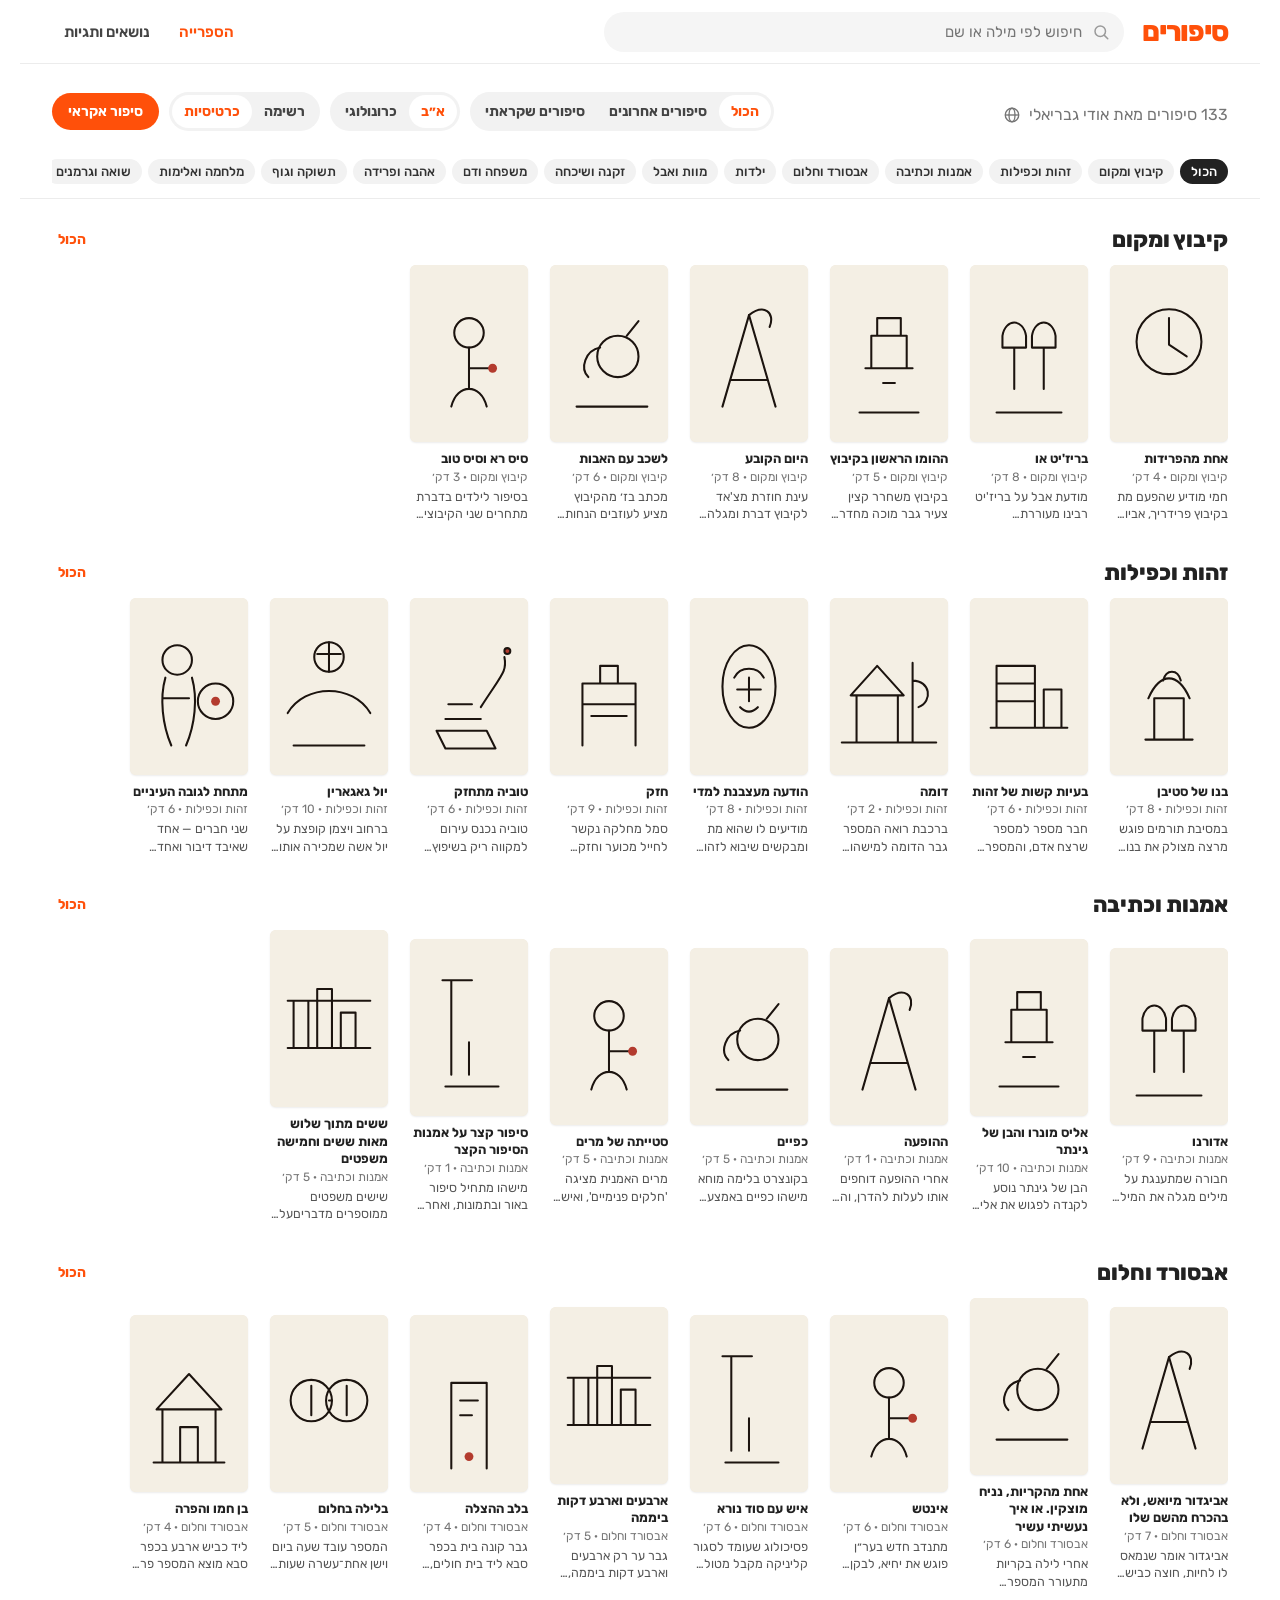
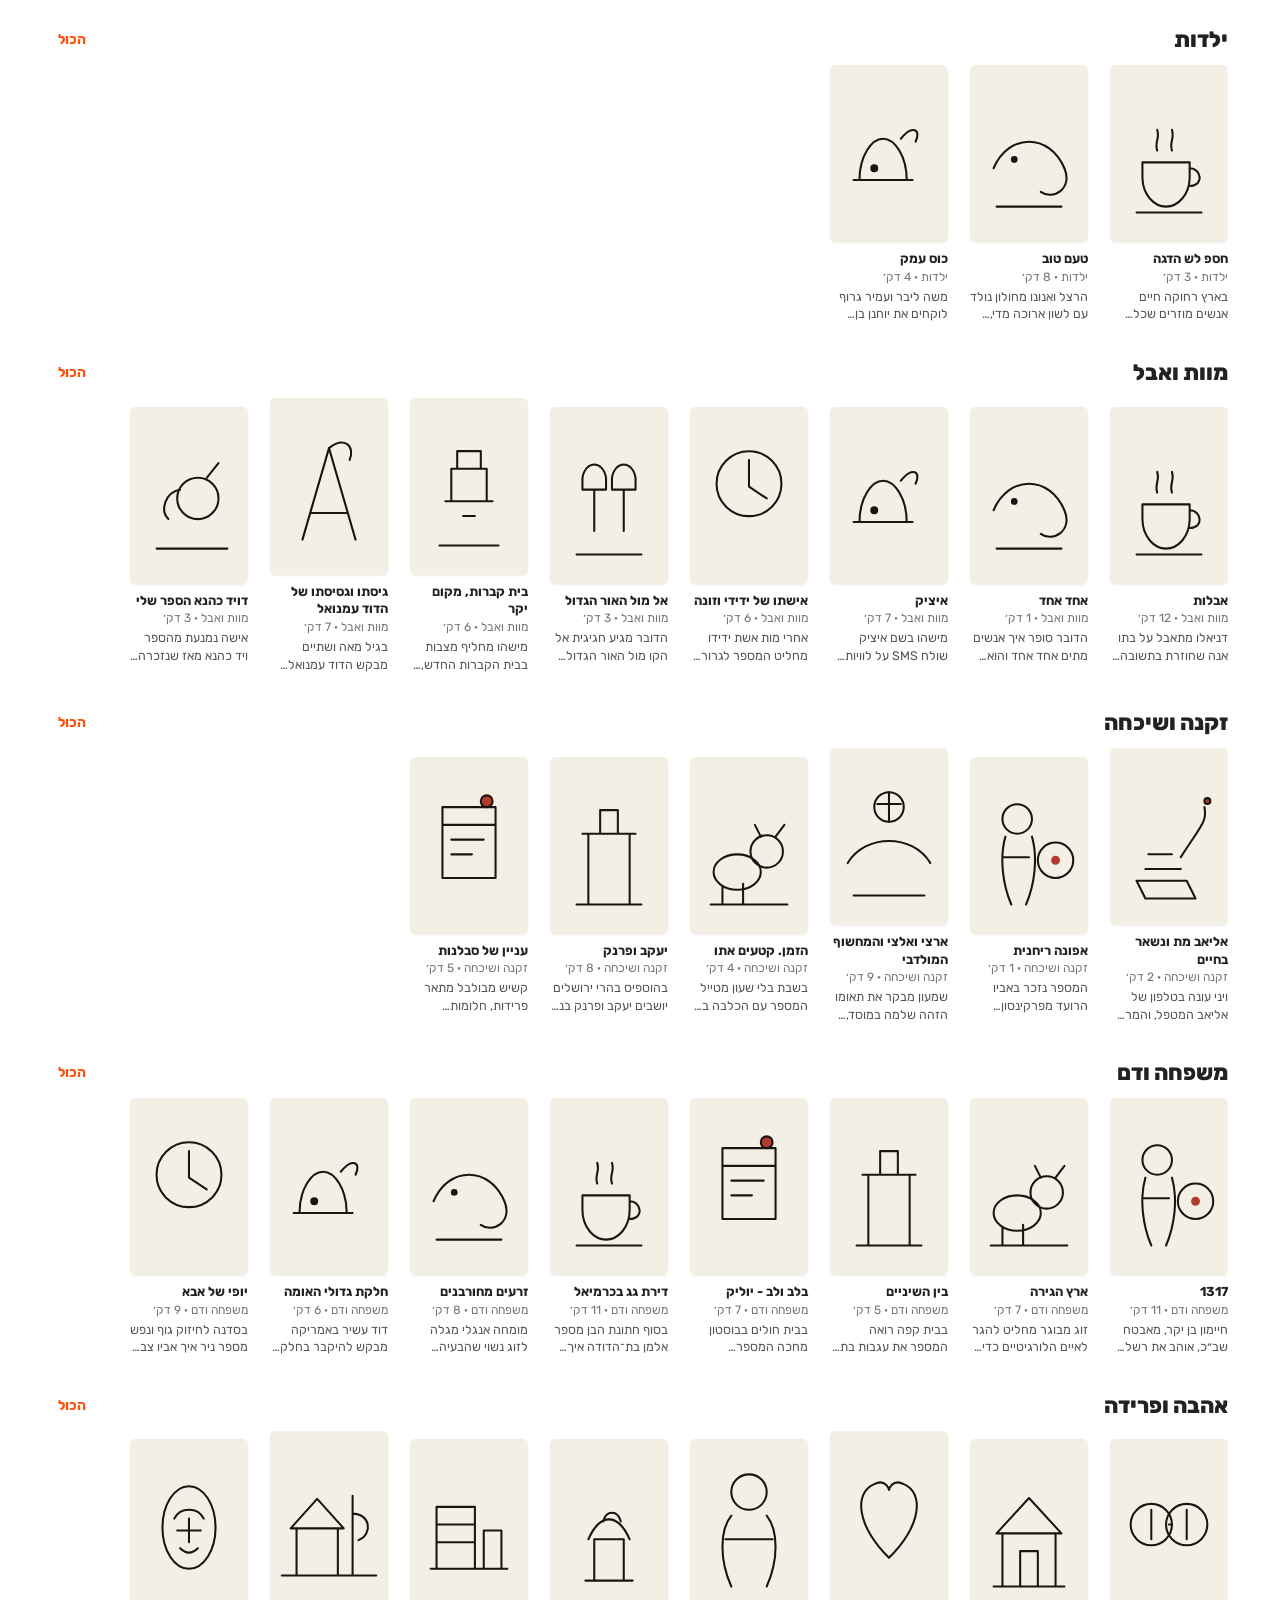
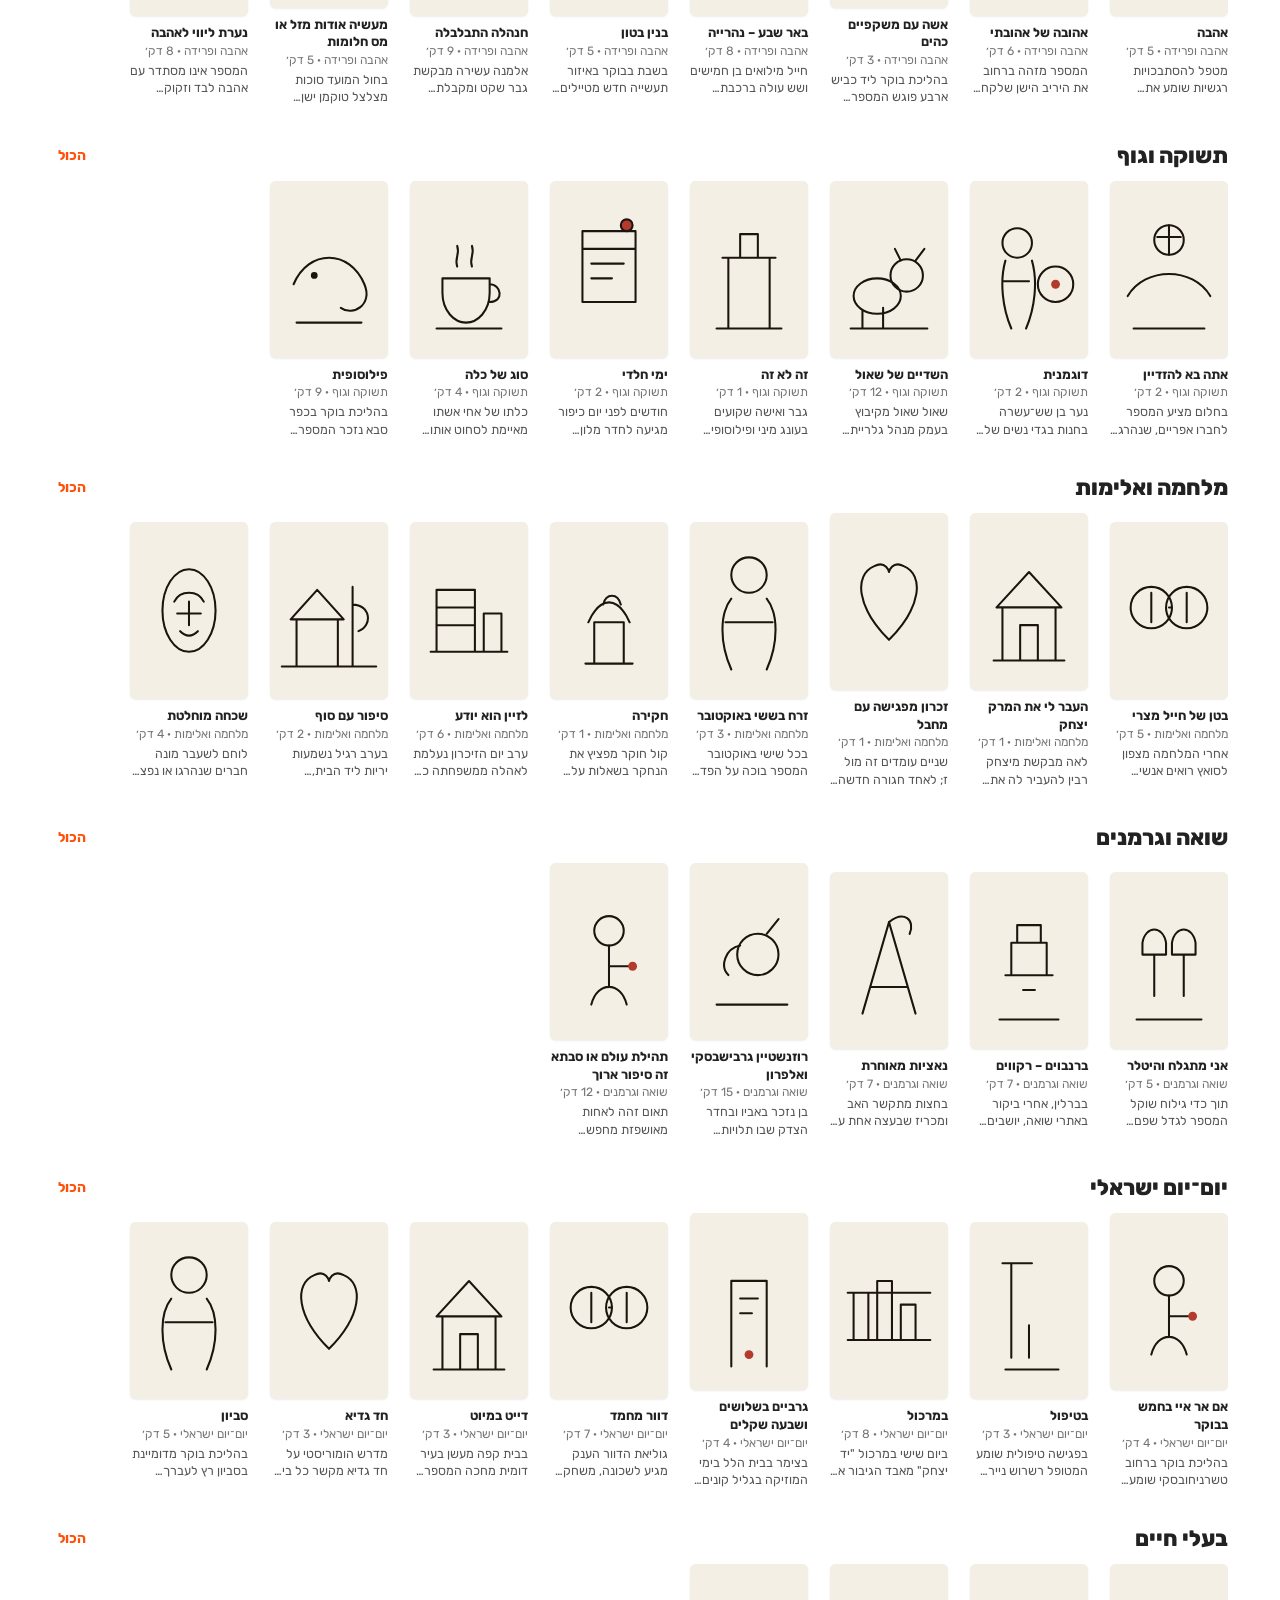
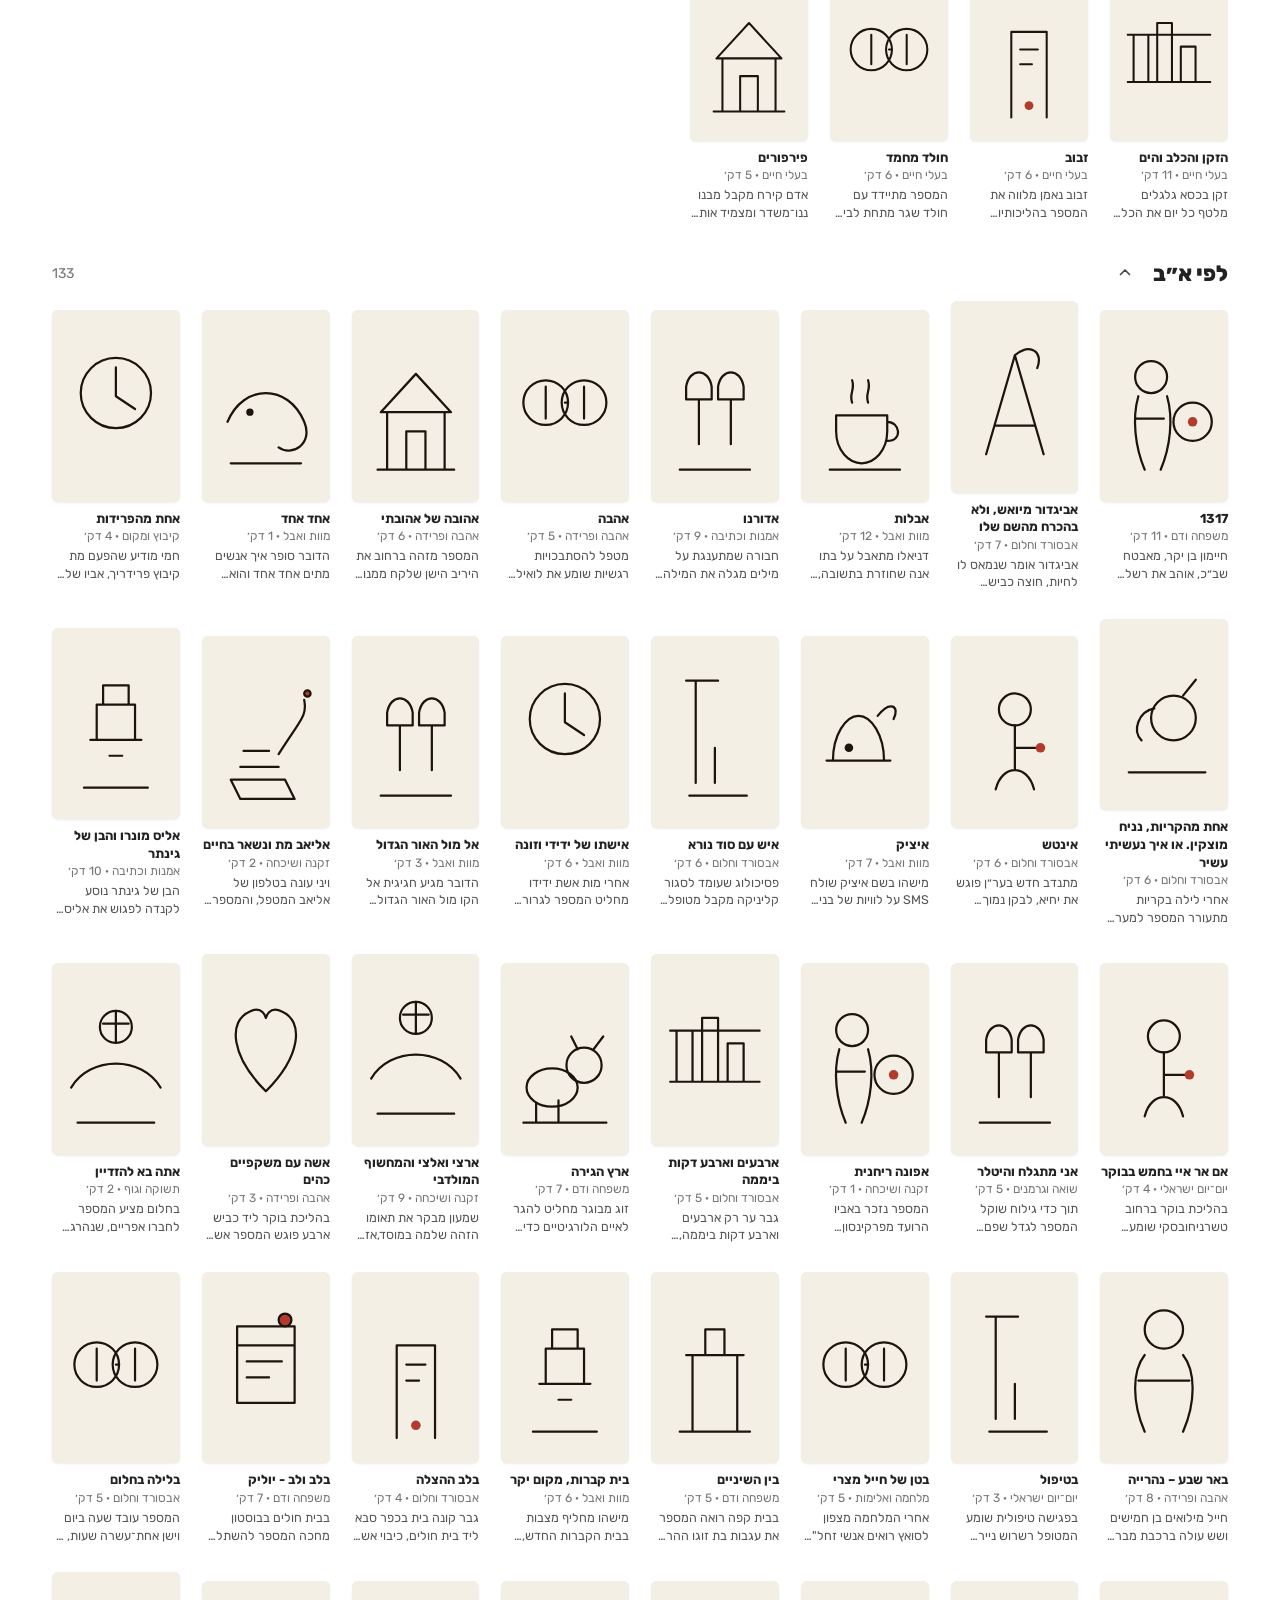
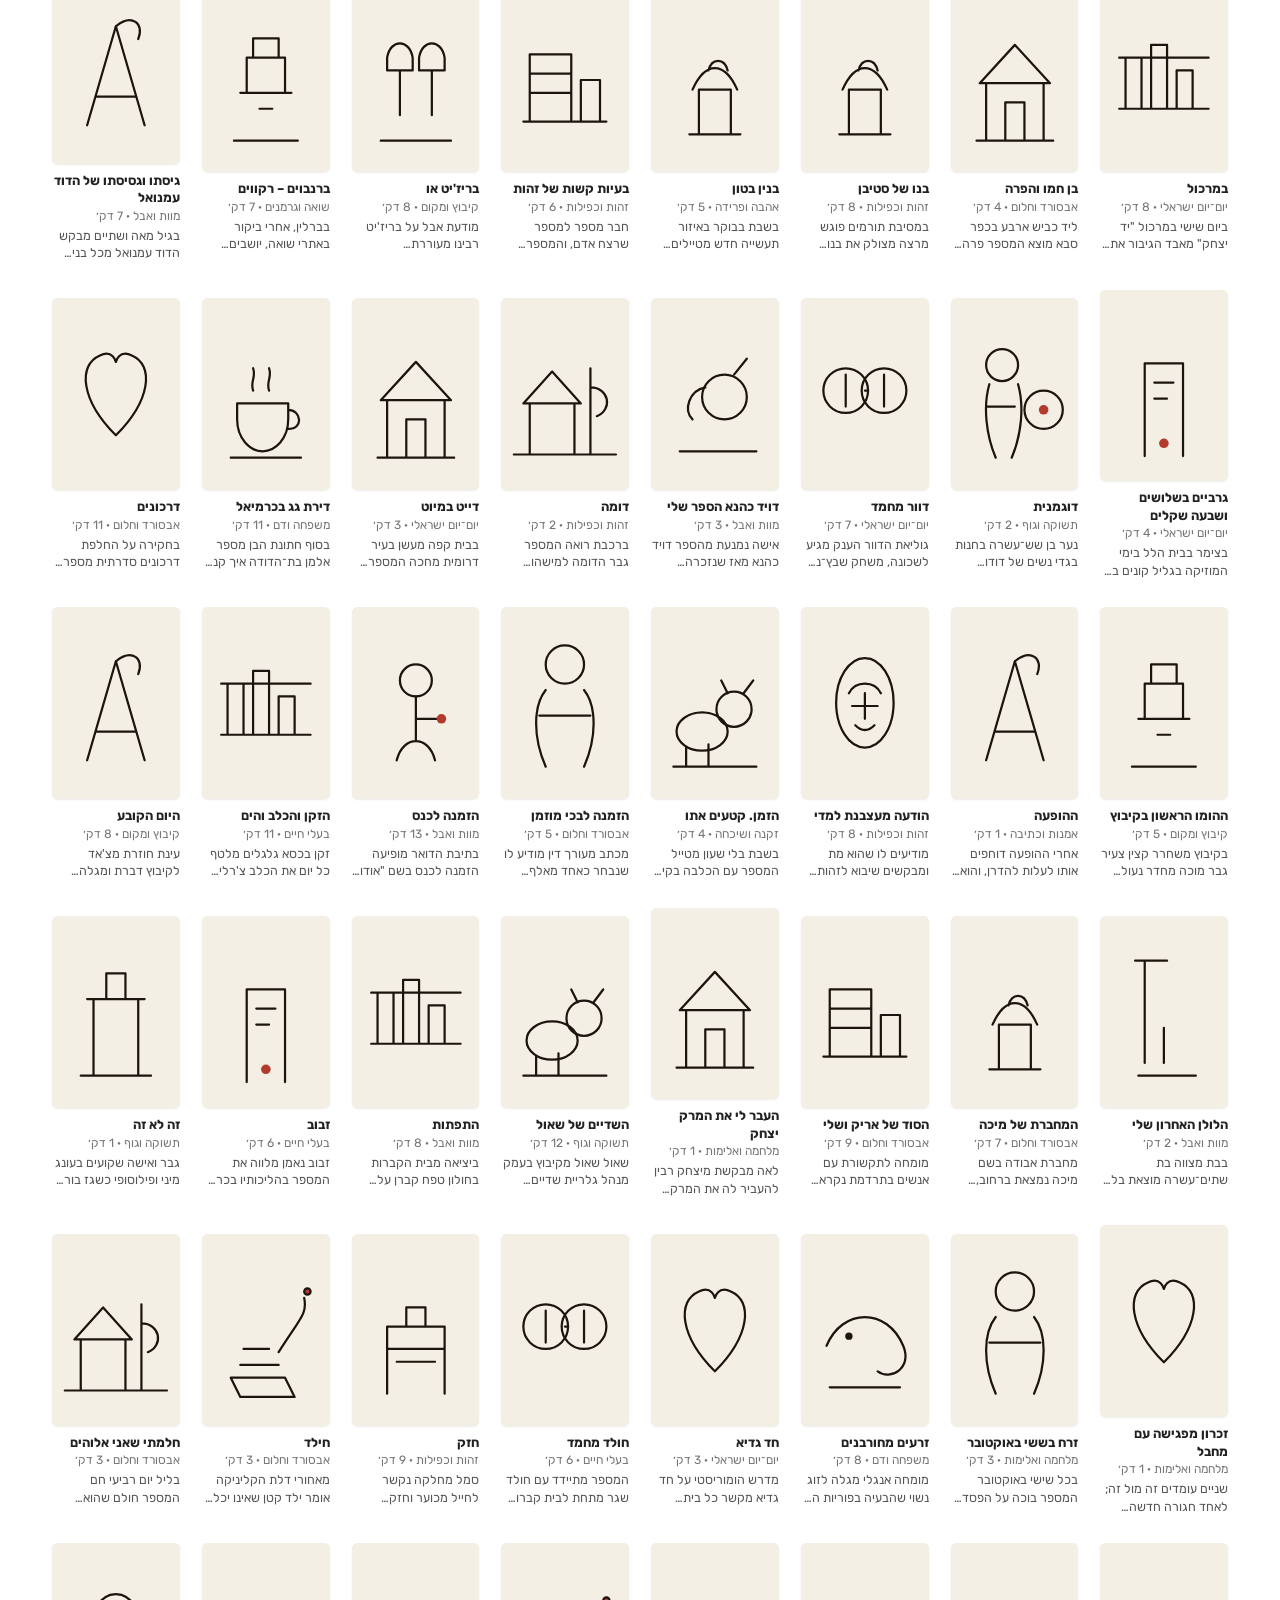
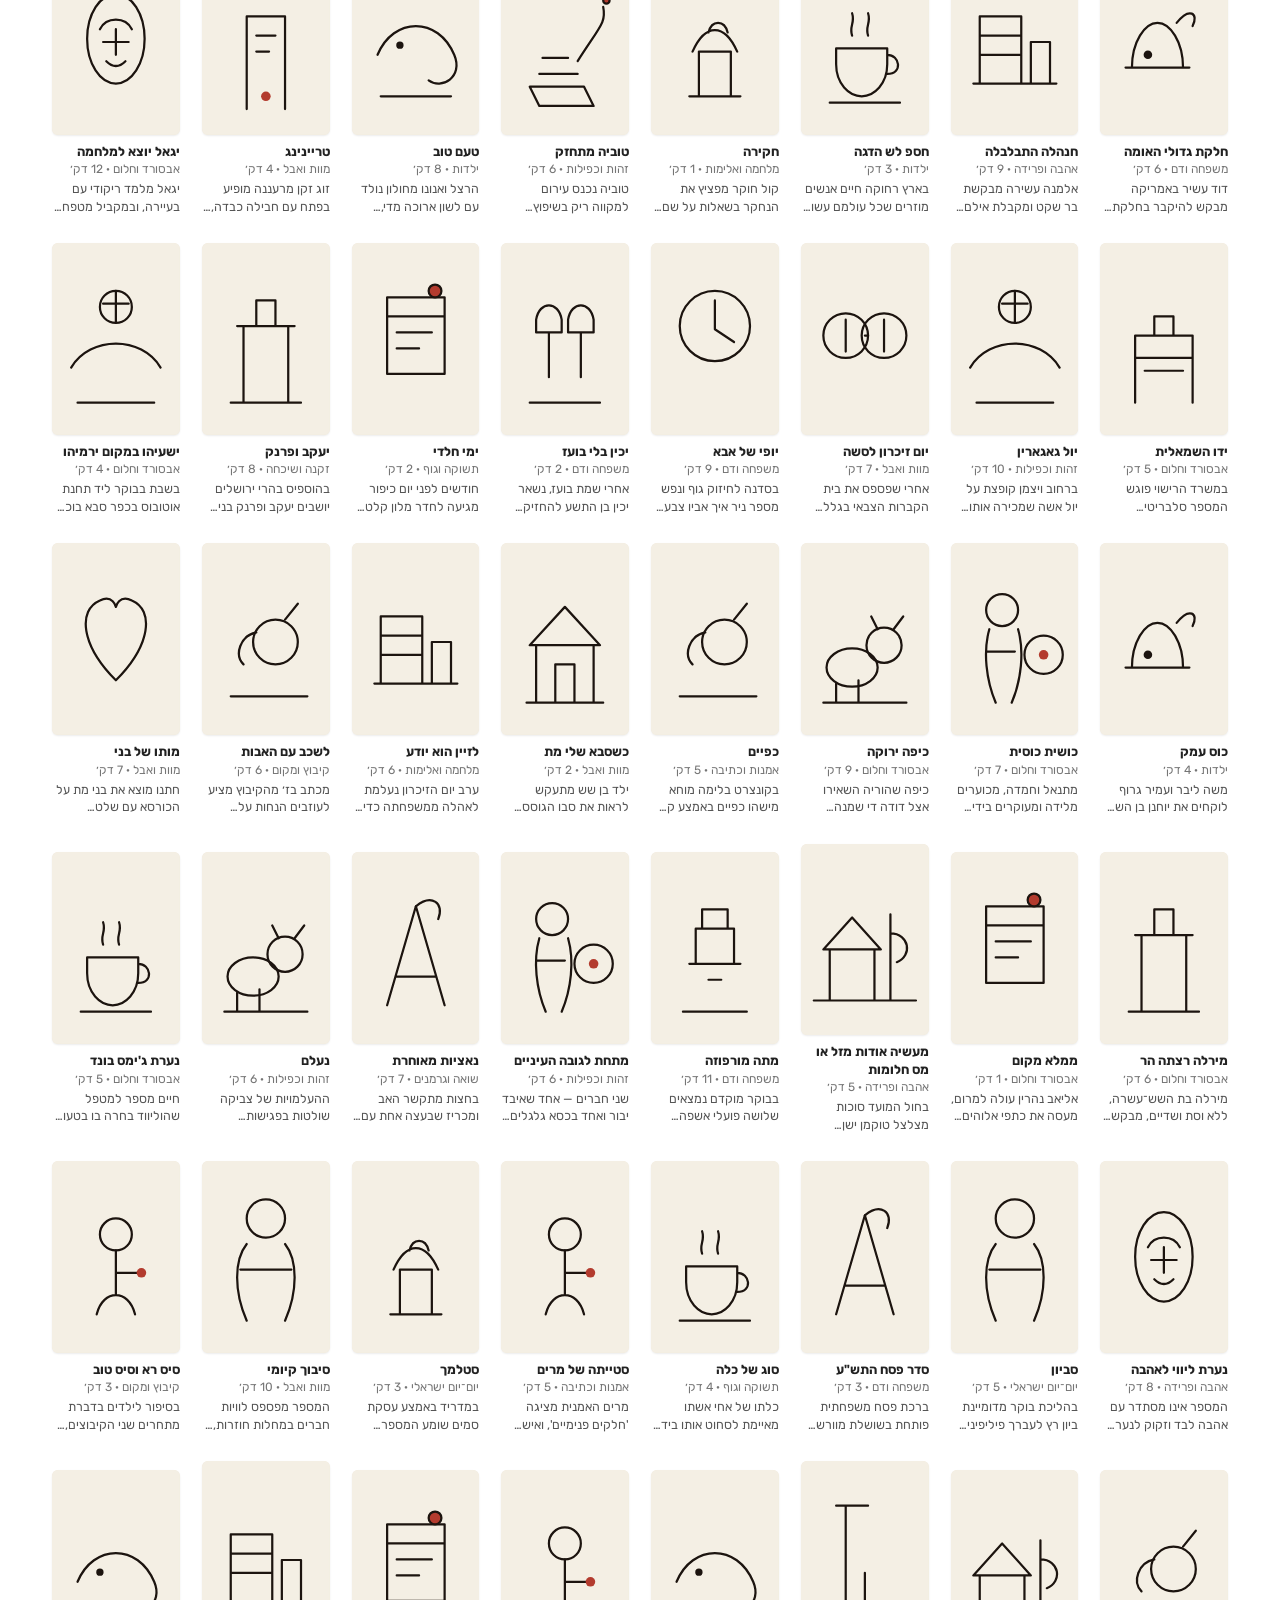
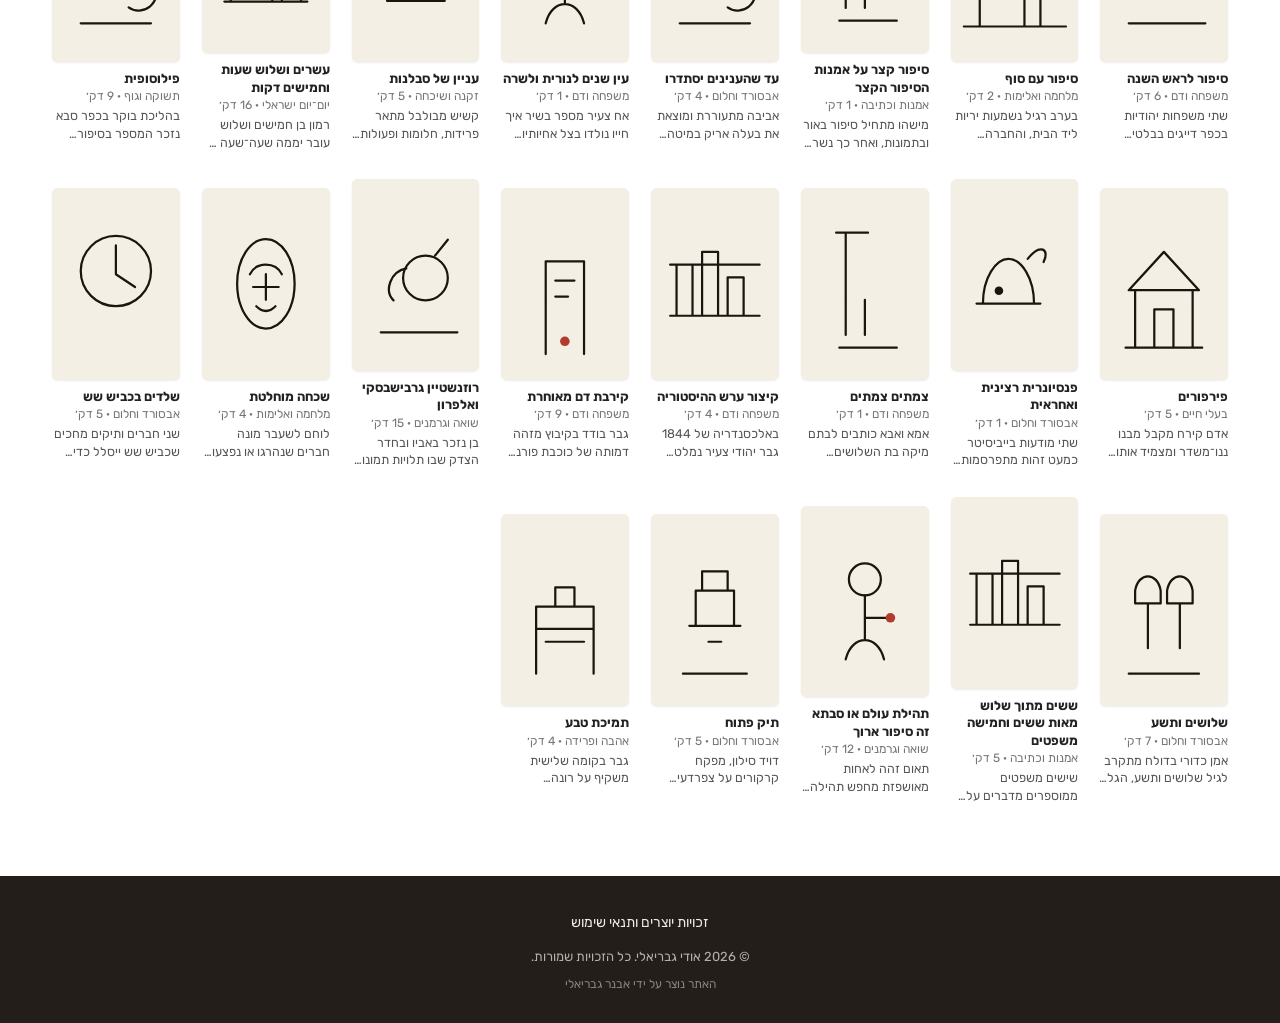
<file: index.html>
<!DOCTYPE html>
<html lang="he" dir="rtl">
<head>
<meta charset="utf-8">
<meta name="viewport" content="width=device-width, initial-scale=1, viewport-fit=cover">
<meta name="theme-color" content="#ffffff">
<title>סיפורים</title>
<meta name="description" content="סיפורים קצרים מאת אודי. קריאה וחיפוש.">
<meta property="og:title" content="סיפורים">
<meta property="og:description" content="סיפורים קצרים מאת אודי. קריאה וחיפוש.">
<meta property="og:type" content="website">
<meta property="og:url" content="https://avtushh.github.io/udi-stories/">
<meta property="og:image" content="https://avtushh.github.io/udi-stories/og.png">
<meta property="og:image:width" content="1200">
<meta property="og:image:height" content="630">
<meta property="og:locale" content="he_IL">
<meta name="twitter:card" content="summary_large_image">
<link rel="icon" href="favicon.svg" type="image/svg+xml">
<link rel="preconnect" href="https://fonts.googleapis.com">
<link rel="preconnect" href="https://fonts.gstatic.com" crossorigin>
<link href="https://fonts.googleapis.com/css2?family=Rubik:wght@400;500;600;700;800&family=Frank+Ruhl+Libre:wght@400;500;700&display=swap" rel="stylesheet">
<link rel="stylesheet" href="styles.css">
</head>
<body>
<div class="load-bar" aria-hidden="true"></div>
<div class="read-progress" role="progressbar" aria-valuemin="0" aria-valuemax="100" aria-valuenow="0" aria-label="התקדמות בסיפור"></div>
<header class="top">
  <button type="button" class="top-back" id="top-back" hidden aria-label="חזרה לספרייה"><svg viewBox="0 0 24 24" aria-hidden="true"><path d="M9 6l6 6-6 6" fill="none" stroke="currentColor" stroke-width="2.2" stroke-linecap="round" stroke-linejoin="round"/></svg></button>
  <button class="logo" id="logo" type="button">סיפורים</button>
  <form class="search" id="search-form">
    <svg viewBox="0 0 24 24" aria-hidden="true"><circle cx="11" cy="11" r="7" fill="none" stroke="currentColor" stroke-width="2"/><path d="M16.5 16.5L21 21" stroke="currentColor" stroke-width="2" stroke-linecap="round"/></svg>
    <input id="q" type="search" placeholder="חיפוש לפי מילה או שם" autocomplete="off">
  </form>
  <nav class="nav">
    <button type="button" data-go="home" class="nav-btn on">הספרייה</button>
    <button type="button" data-go="map" class="nav-btn">נושאים ותגיות</button>
    <button type="button" class="nav-btn" id="auth" hidden>התחברות</button>
    <button type="button" class="nav-btn" id="add-open" hidden>+ הוספת סיפור</button>
    <button type="button" class="nav-btn" id="logout" hidden>התנתקות</button>
  </nav>
</header>
<dialog id="login" class="login-pop">
  <form id="login-form">
    <h2>התחברות</h2>
    <label for="login-email">מייל</label>
    <input id="login-email" type="email" required autocomplete="email">
    <p>אם המייל מורשה, יישלח אליו קישור חד-פעמי. הקישור נפתח במחשב שבו רץ האתר.</p>
    <div class="row-actions">
      <button class="orange-btn" type="submit">שליחת קישור</button>
      <button type="button" class="nav-btn" id="login-close">סגור</button>
    </div>
    <p class="msg" id="login-msg"></p>
  </form>
</dialog>
<dialog id="add-pop" class="login-pop add-pop">
  <button type="button" class="pop-x" id="add-close" aria-label="סגור">×</button>
  <form id="add">
    <h2 id="add-title">סיפור חדש</h2>
    <label for="file">קובץ וורד</label>
    <input id="file" type="file" accept=".doc,.docx,application/msword,application/vnd.openxmlformats-officedocument.wordprocessingml.document" required>
    <label for="title">כותרת</label>
    <input id="title" type="text" required>
    <label for="when">תאריך כתיבה</label>
    <input id="when" type="date">
    <label for="theme">קטגוריה</label>
    <select id="theme" required></select>
    <label for="synopsis">תקציר, אם רוצים. אפשר להשאיר ריק.</label>
    <textarea id="synopsis"></textarea>
    <label for="text">הסיפור</label>
    <textarea id="text" required></textarea>
    <div class="row-actions">
      <button class="orange-btn" id="add-save" type="submit">שמירה לספרייה</button>
      <button class="nav-btn" id="add-delete" type="button" hidden>מחיקה</button>
      <span id="save-msg"></span>
    </div>
  </form>
</dialog>
<main id="app"></main>
<footer class="site-foot">
  <nav class="site-foot-links" aria-label="קישורים">
    <a href="#/legal">זכויות יוצרים ותנאי שימוש</a>
  </nav>
  <p class="site-foot-legal">© 2026 אודי גבריאלי. כל הזכויות שמורות.</p>
  <p class="site-credit">האתר נוצר על ידי אבנר גבריאלי</p>
</footer>
<script src="data/stories.js"></script>
<script src="data/added.js"></script>
<script src="app.js"></script>
</body>
</html>
</file>
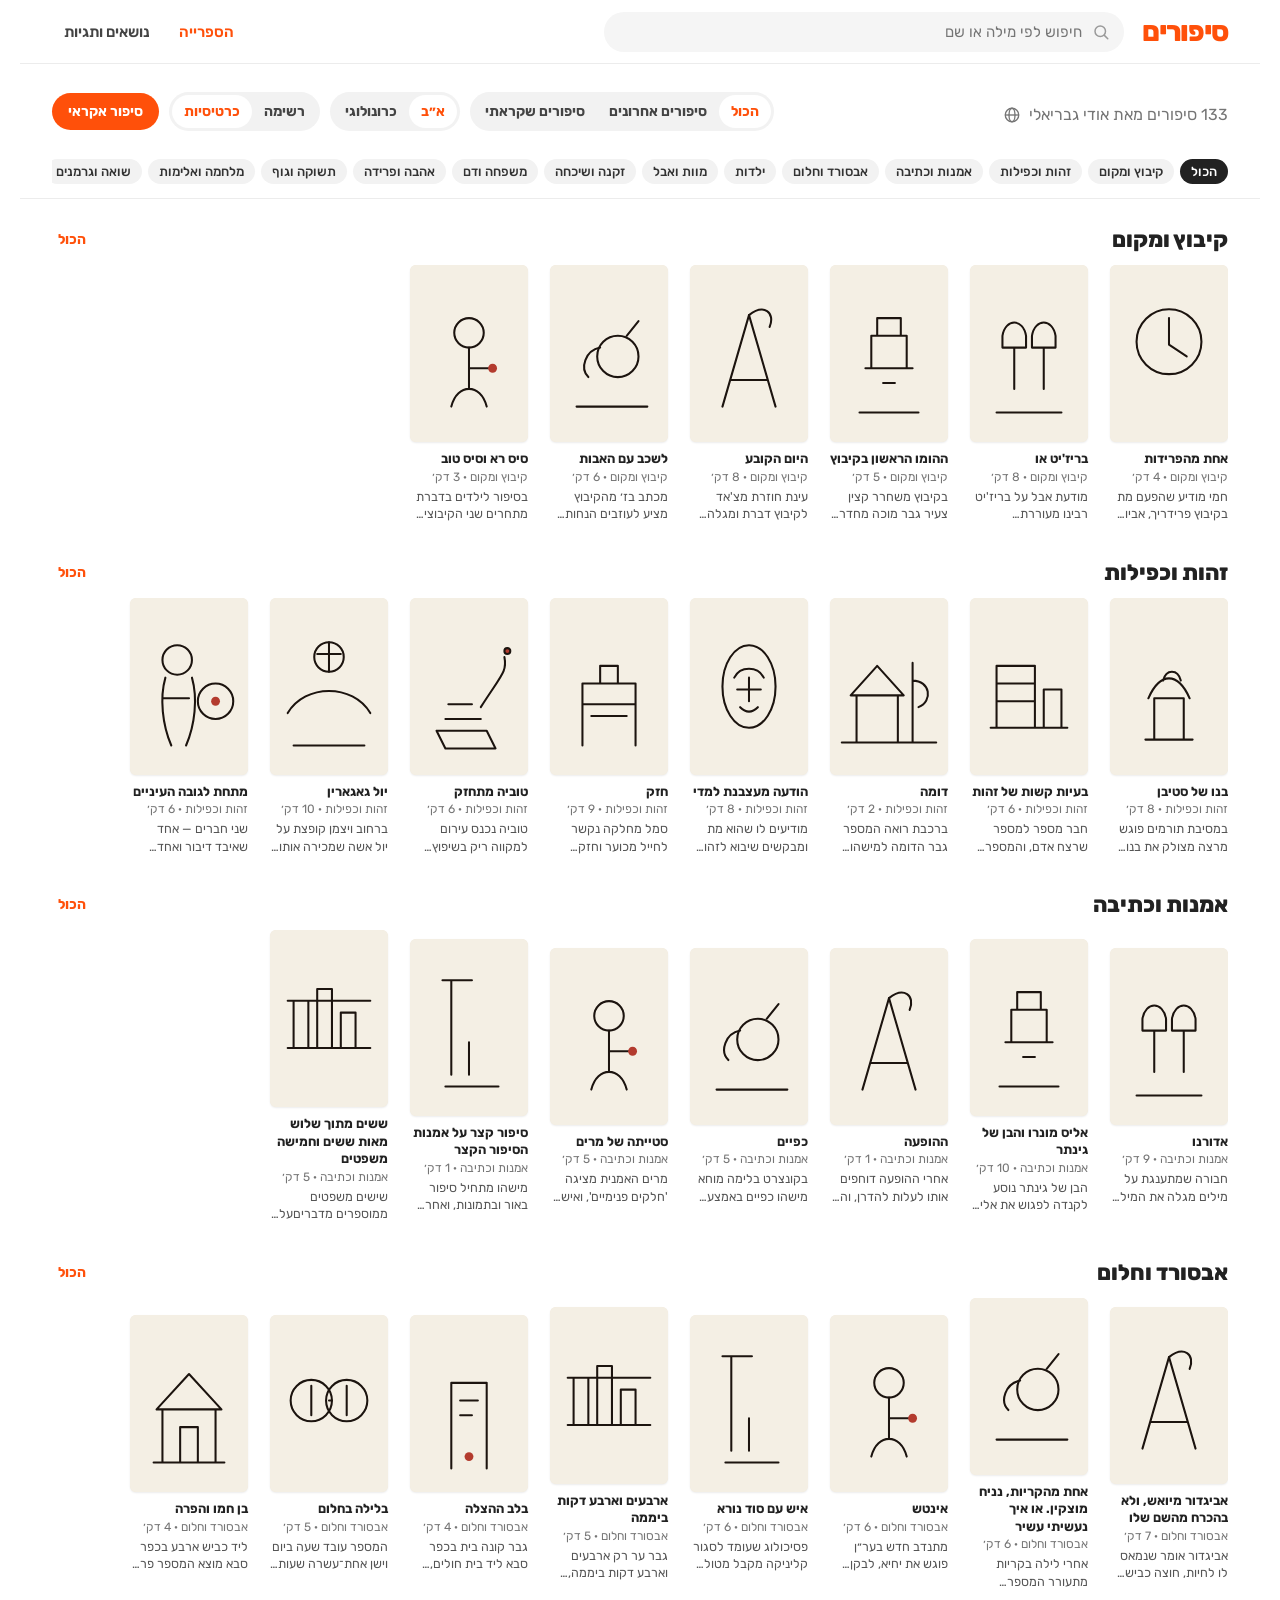
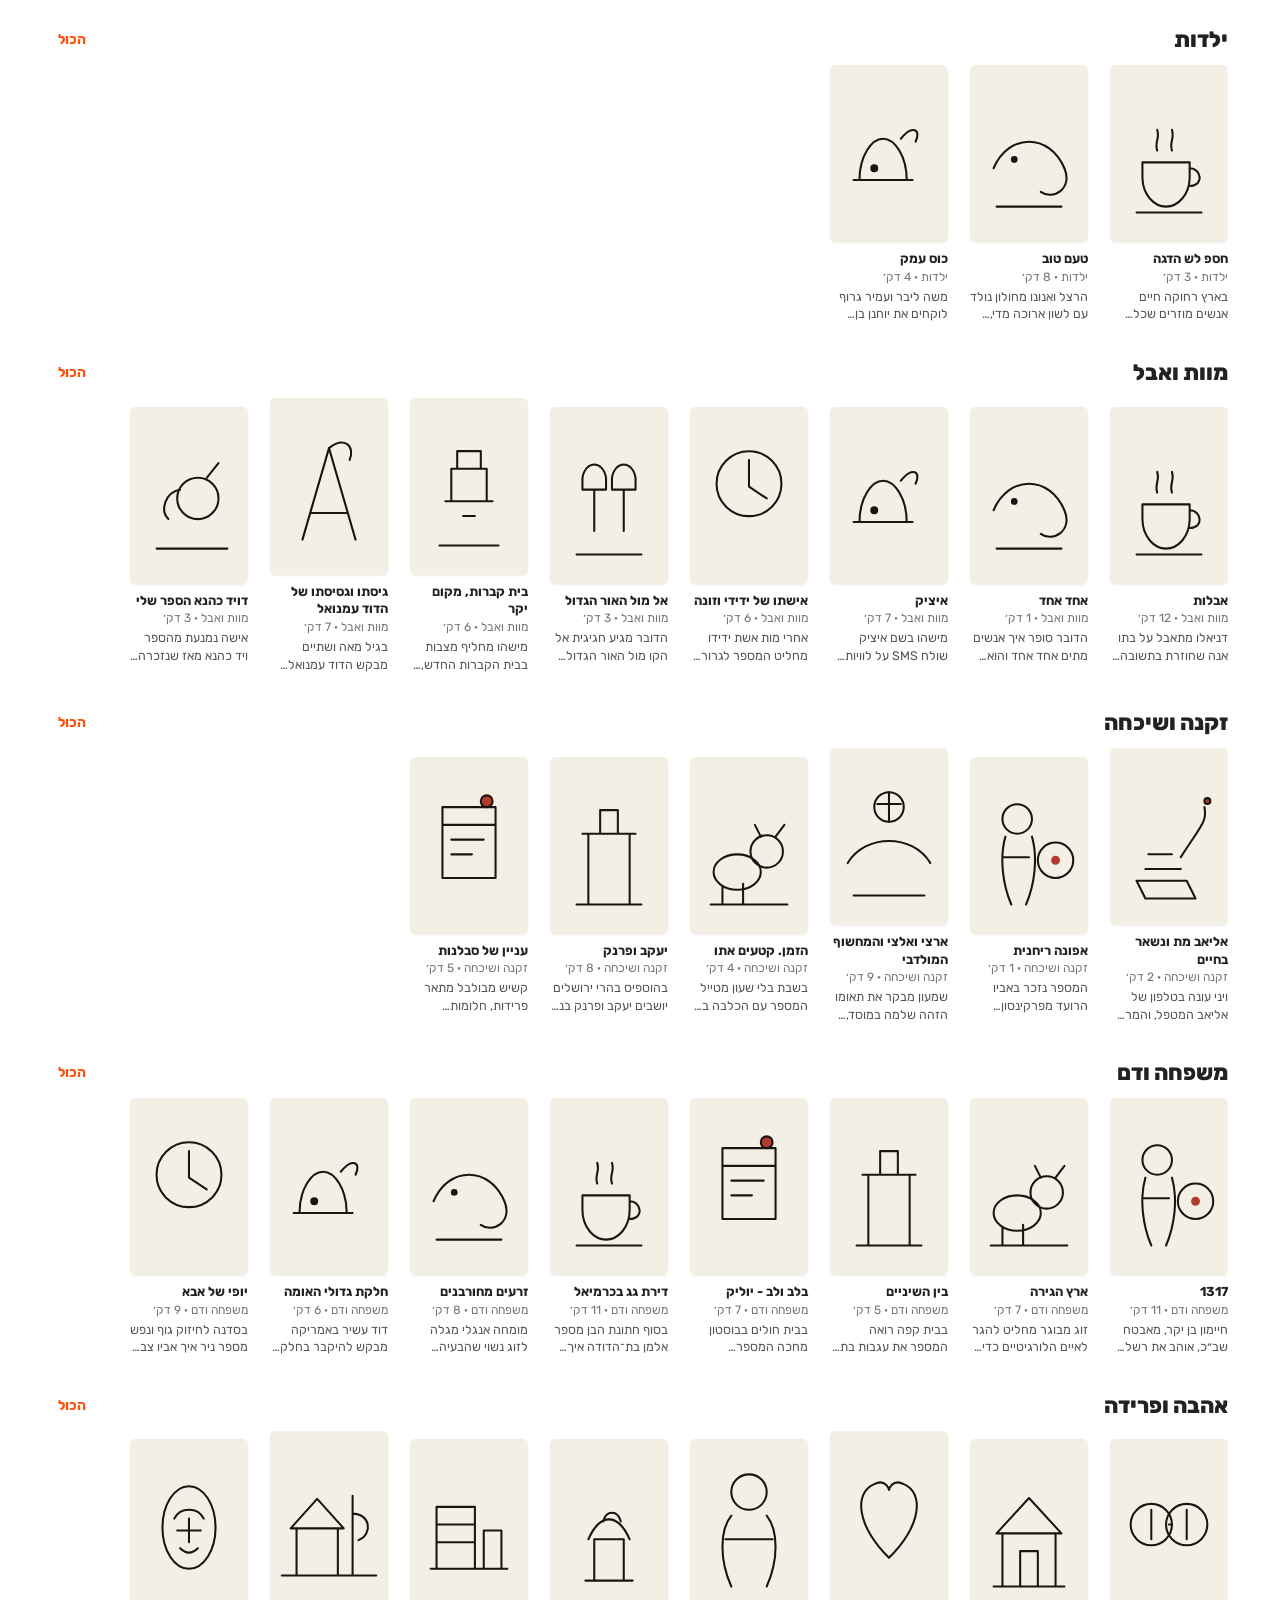
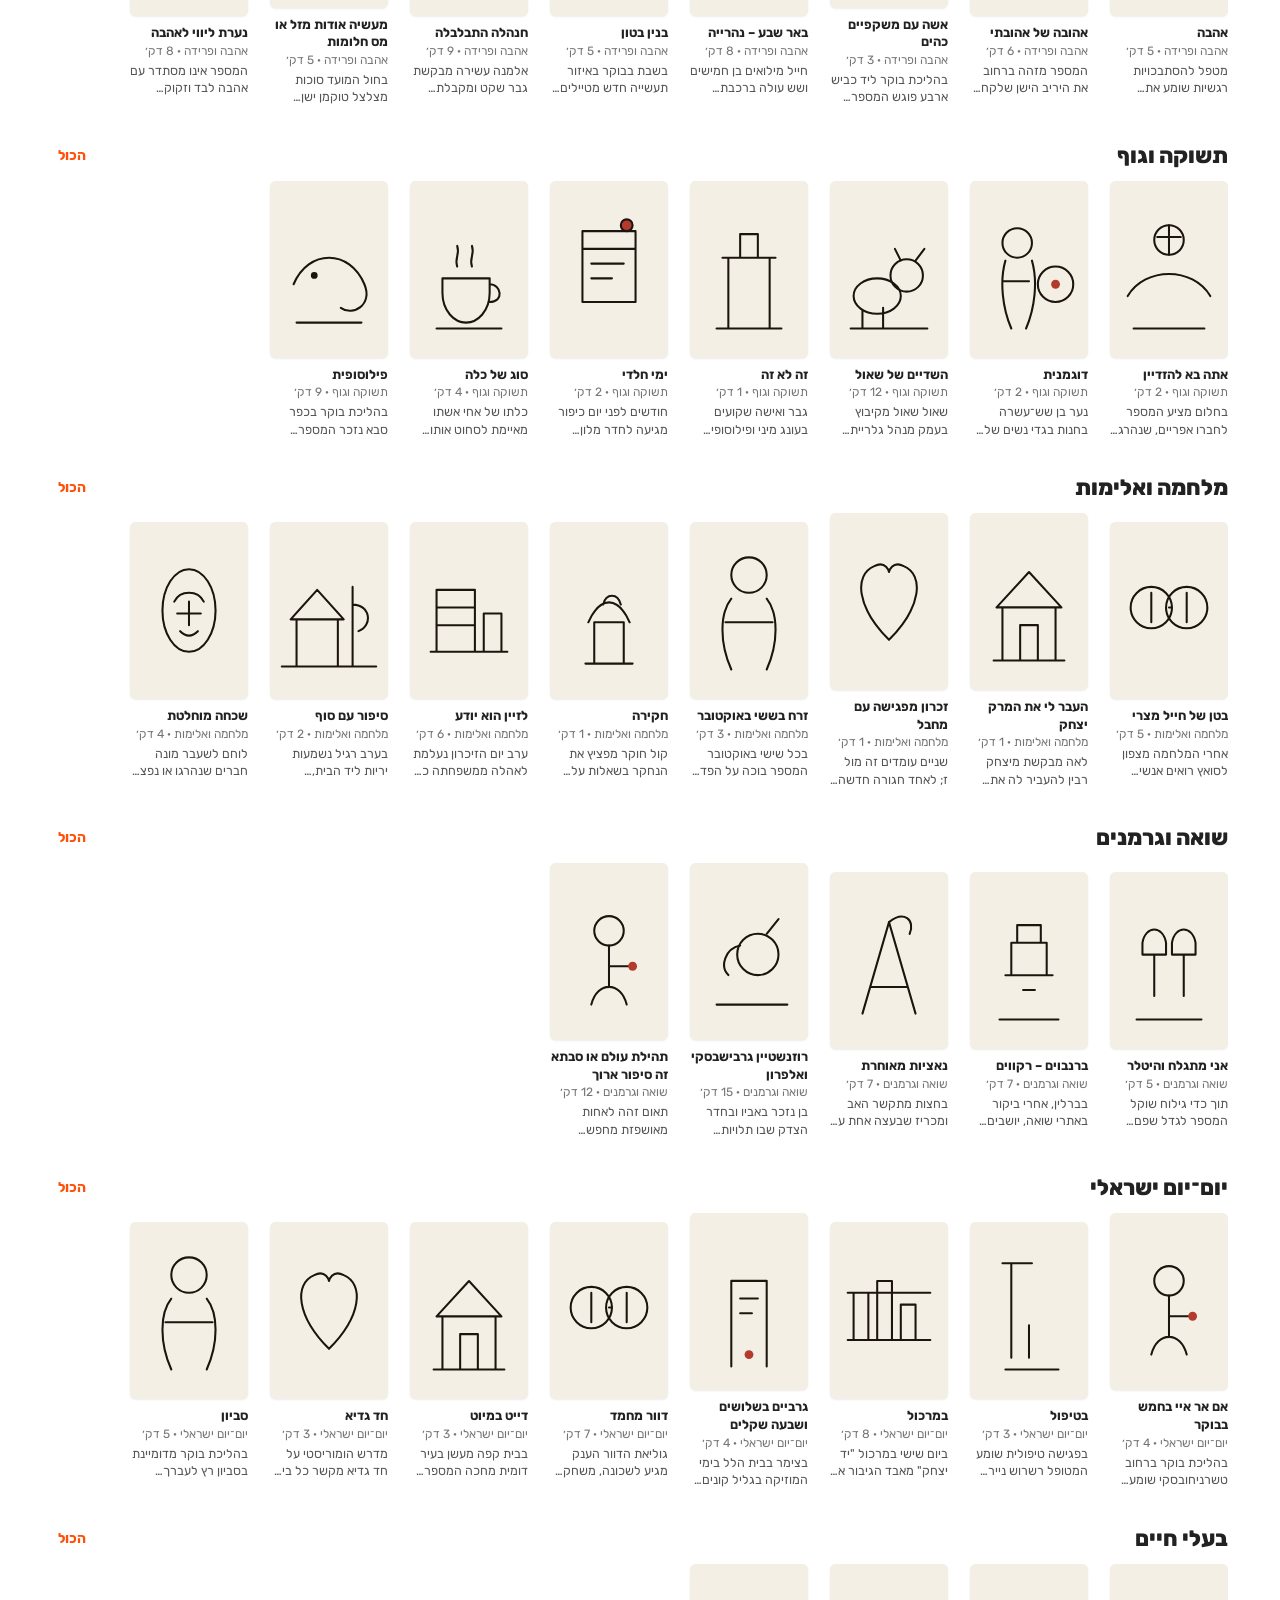
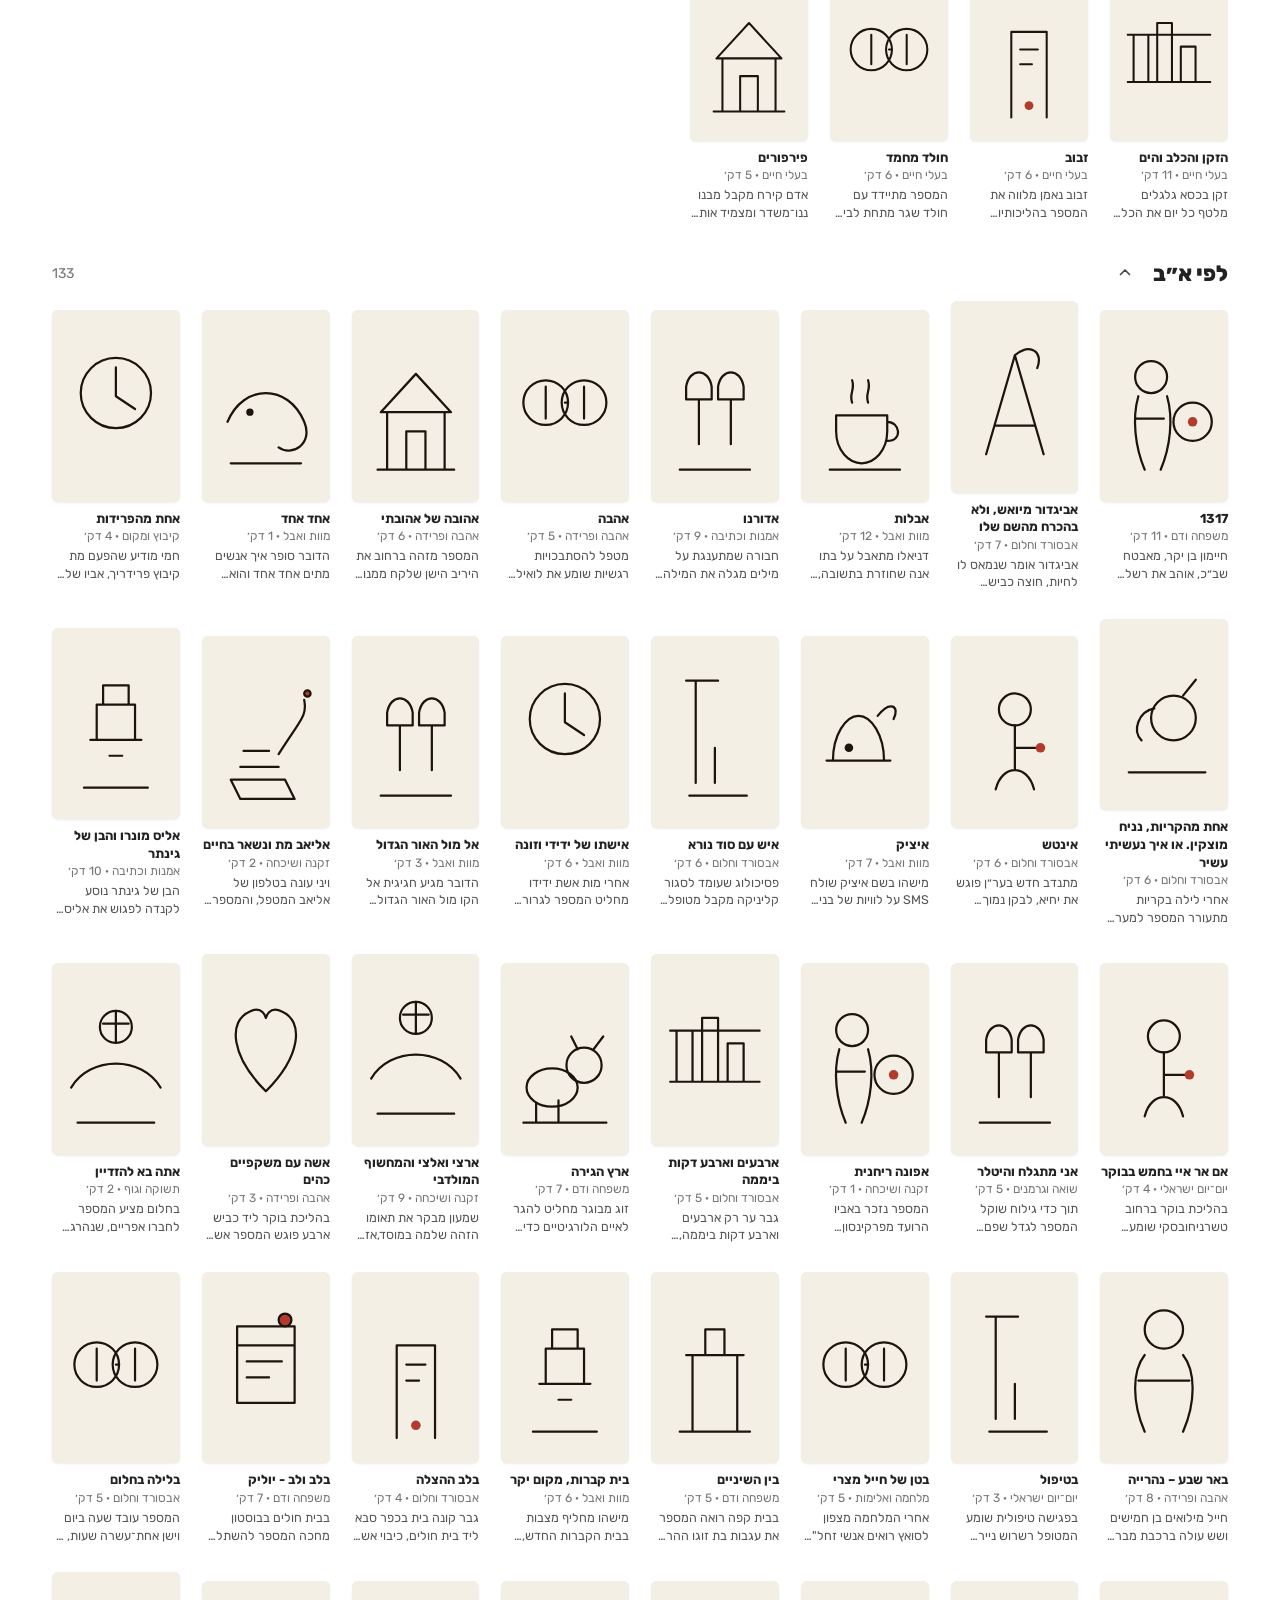
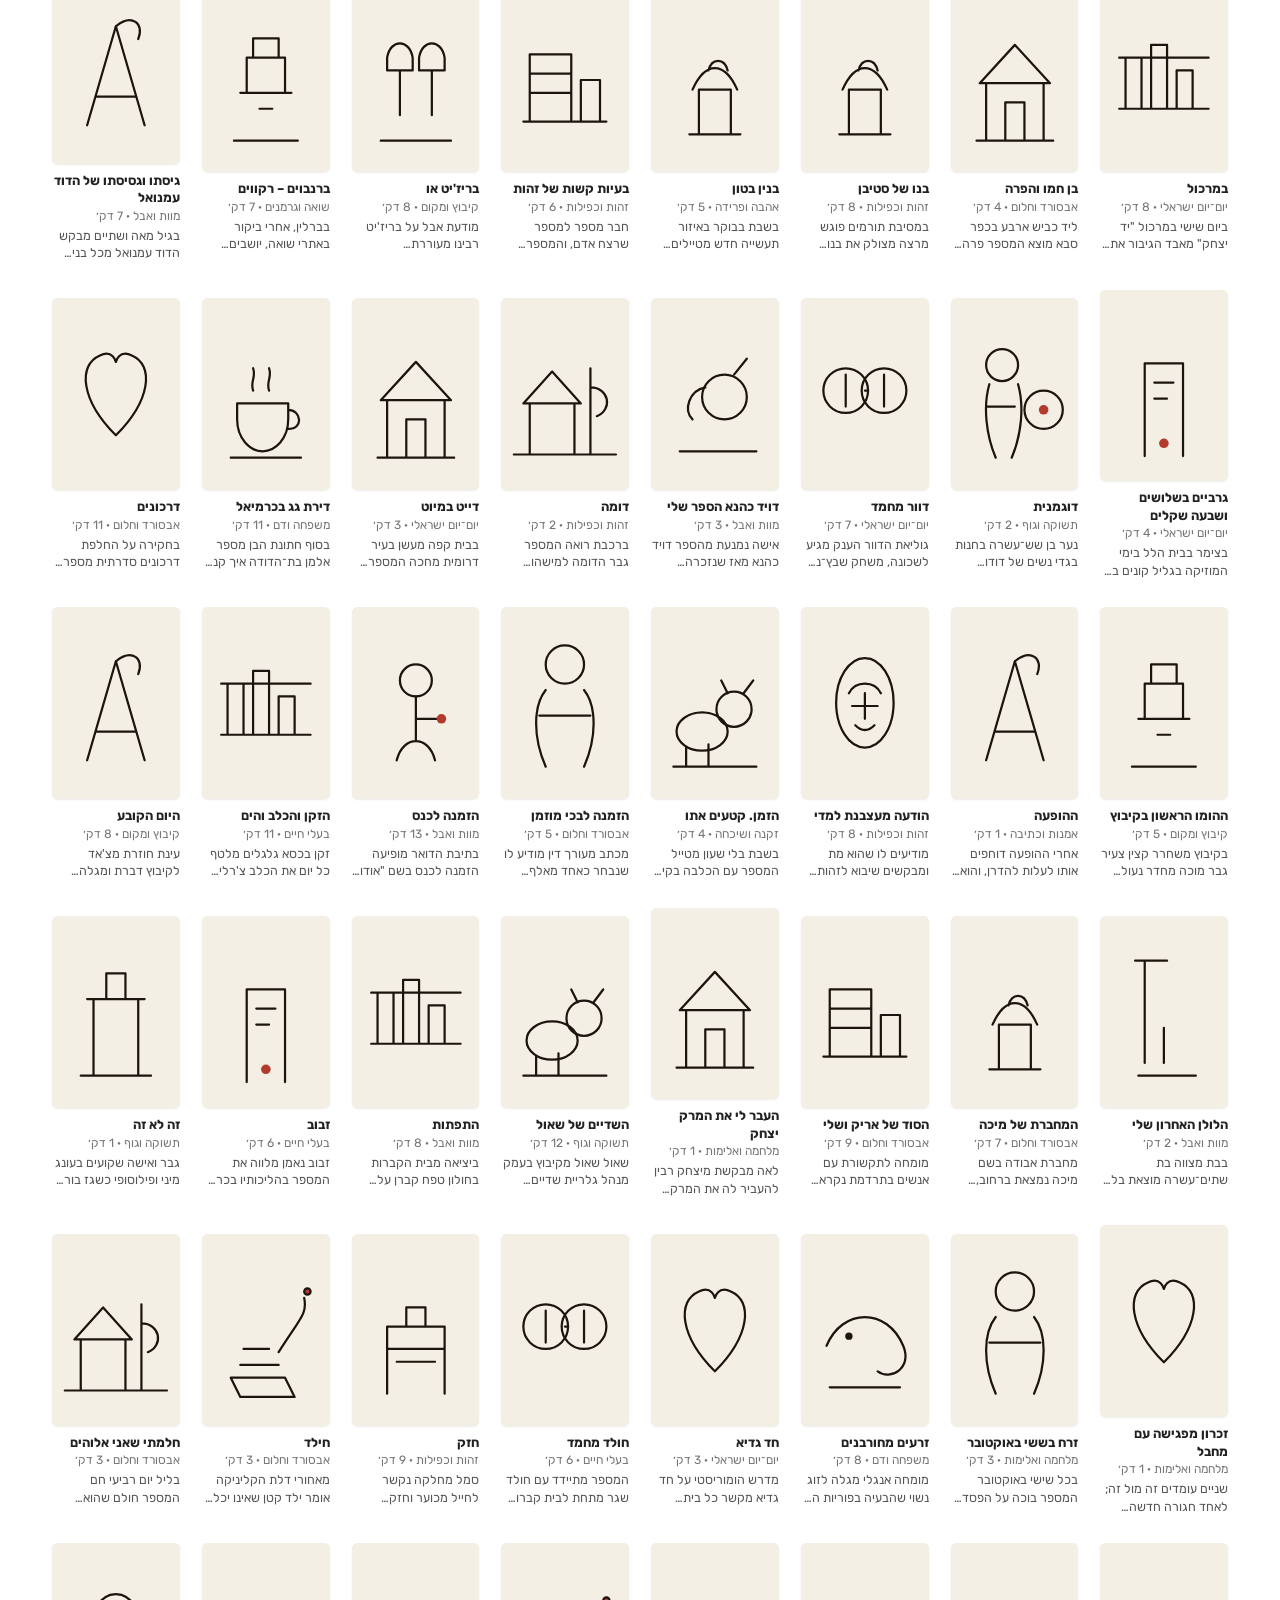
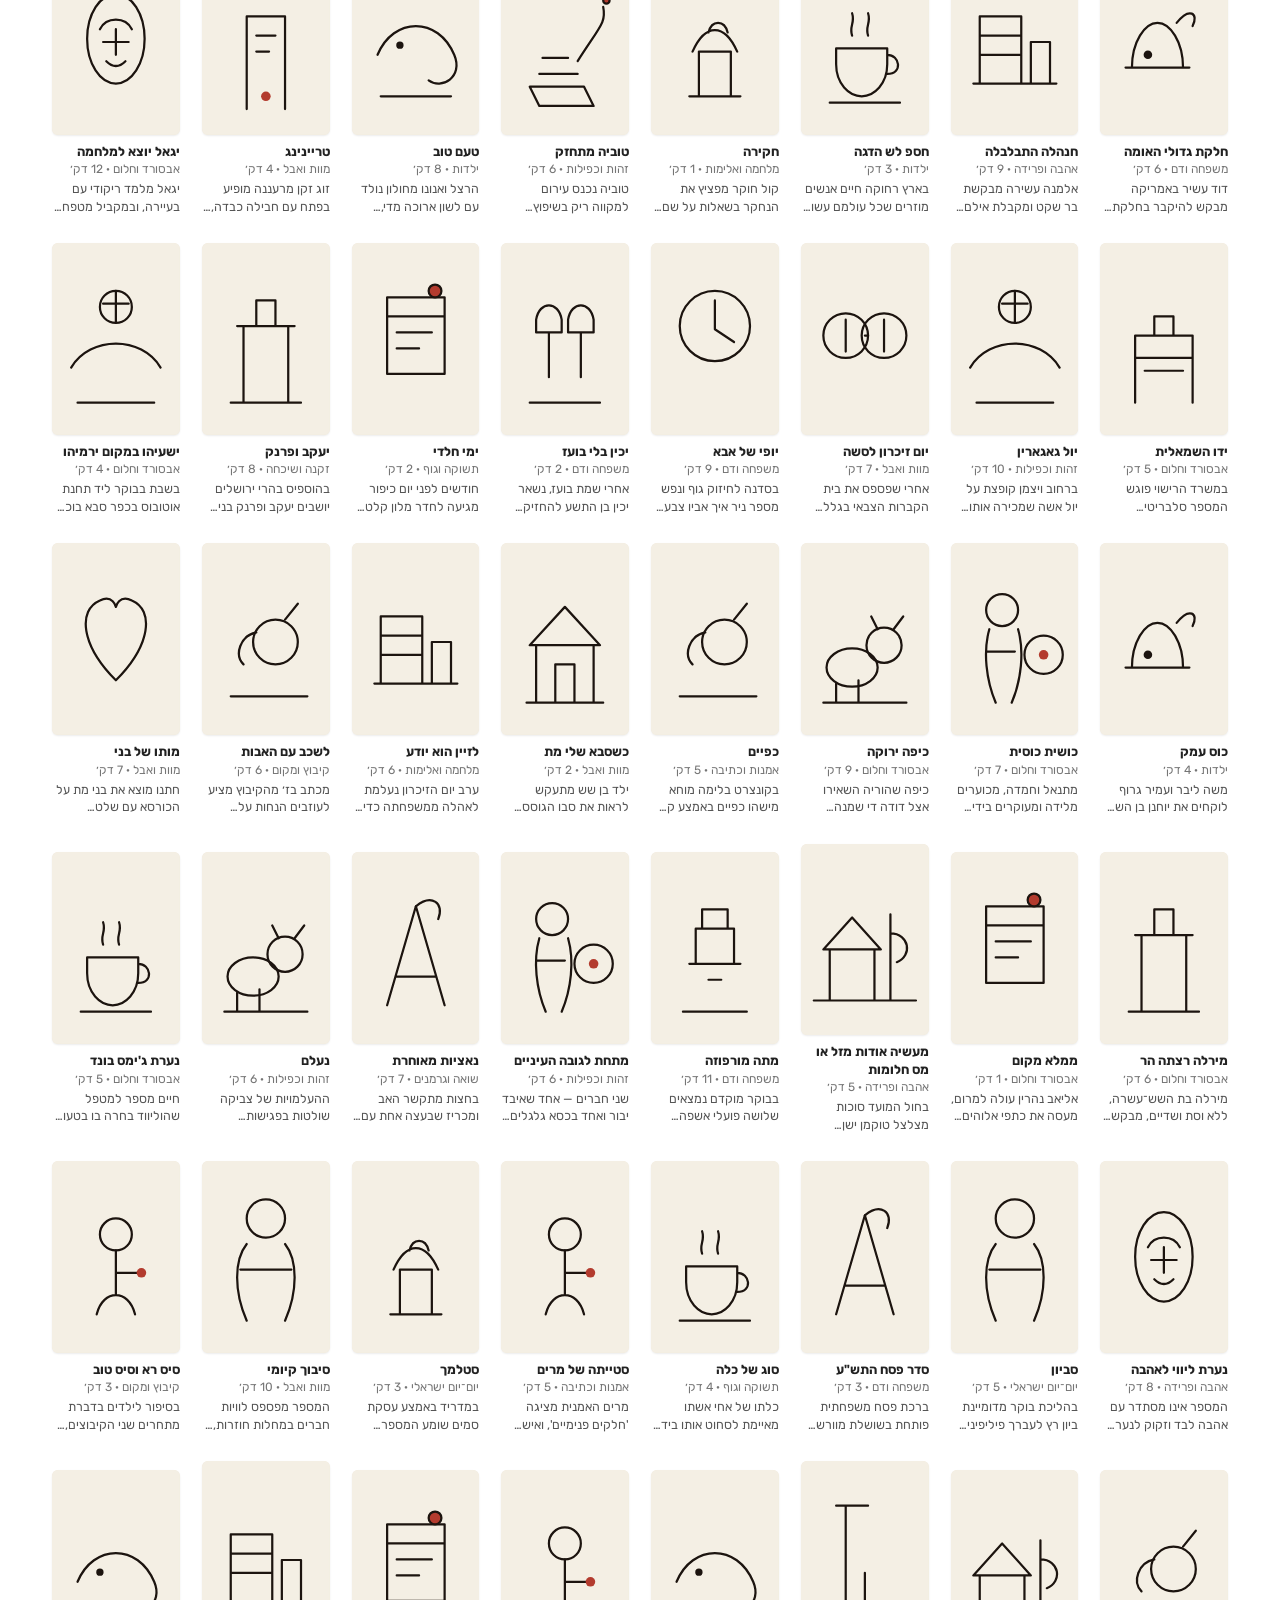
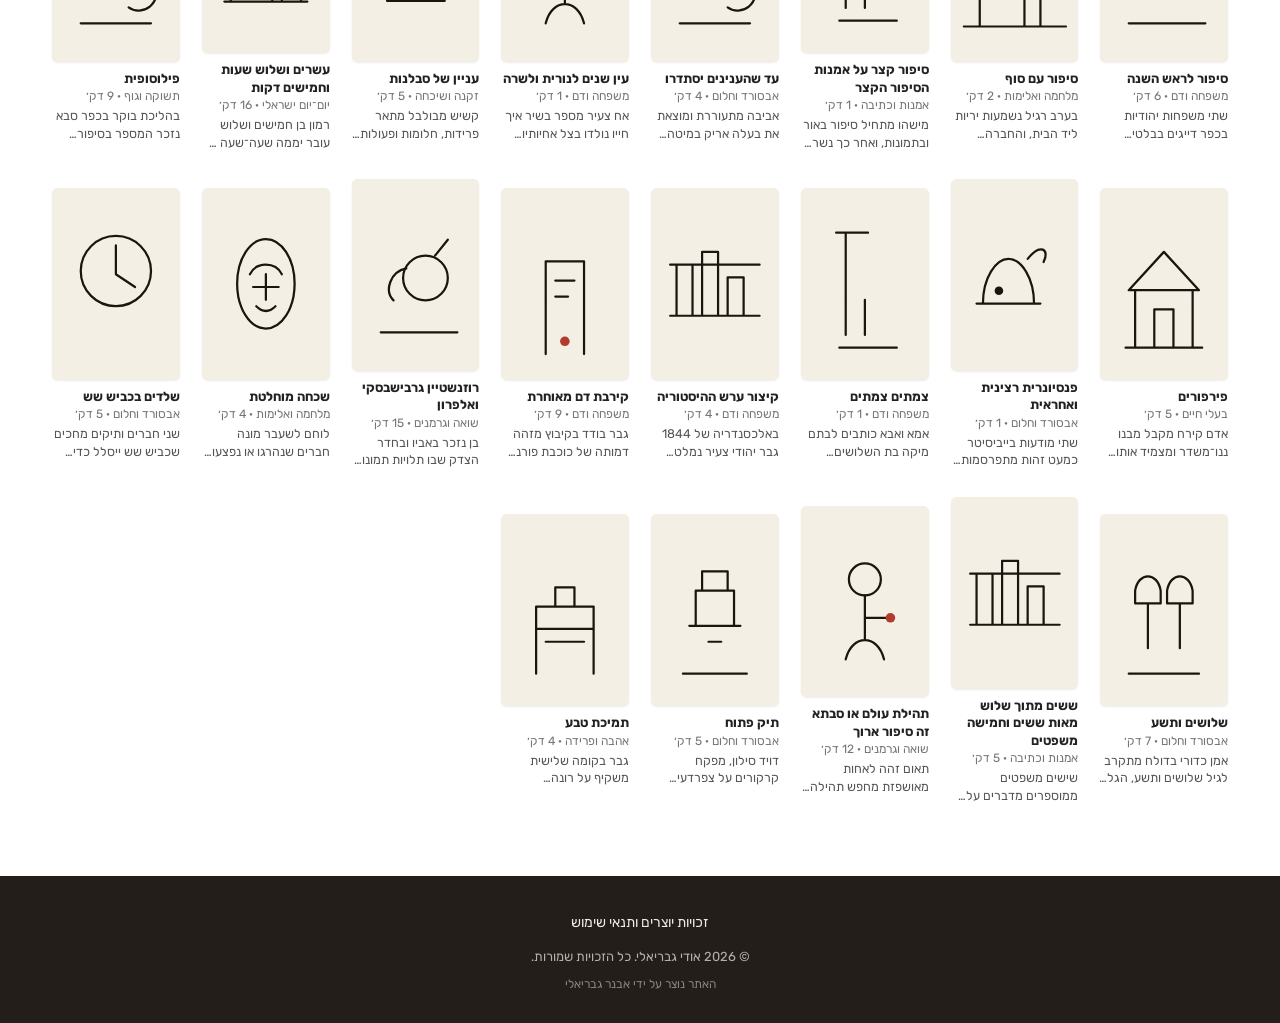
<file: editor.html>
<!DOCTYPE html>
<html lang="he" dir="rtl">
<head>
<meta charset="utf-8">
<meta http-equiv="refresh" content="0; url=index.html">
<title>סיפורים</title>
</head>
<body>
<script>location.replace("index.html");</script>
</body>
</html>
</file>
<file: styles.css>
:root {
  --orange: #ff500a;
  --orange-d: #e04808;
  --ink: #222;
  --muted: #757575;
  --line: #ececec;
  --chip: #f2f2f2;
  --bg: #fff;
  --shadow: 0 8px 24px rgba(0,0,0,.12);
  --sans: "Rubik", "Arial Hebrew", Arial, sans-serif;
}
* { box-sizing: border-box; }
html, body { margin: 0; background: var(--bg); color: var(--ink); font-family: var(--sans); overflow-x: clip; }
button, input { font-family: inherit; }
button { cursor: pointer; touch-action: manipulation; -webkit-tap-highlight-color: transparent; }
img, svg { max-width: 100%; }

.top {
  position: relative; z-index: 20;
  display: flex; align-items: center; gap: 18px;
  height: 64px; width: 100%; max-width: 1240px; margin: 0 auto;
  padding: 0 32px;
  background: #fff;
  border-bottom: 1px solid var(--line);
}
body[data-page="home"] .top,
body[data-page="legal"] .top { position: sticky; top: 0; }
.top-back {
  display: inline-flex; align-items: center; justify-content: center; flex: none;
  width: 36px; height: 36px; margin-inline-end: -6px; padding: 0;
  background: transparent; color: var(--orange); border: 0;
}
.top-back[hidden] { display: none; }
.top-back svg { width: 22px; height: 22px; }
.logo {
  background: none; border: 0; padding: 0;
  color: var(--orange); font-weight: 800; font-size: 28px; letter-spacing: -0.04em;
}
.search {
  flex: 1; max-width: 520px;
  display: flex; align-items: center; gap: 8px;
  background: #f5f5f5; border-radius: 999px; height: 40px; padding: 0 14px;
  color: #9a9a9a;
}
.search input {
  flex: 1; border: 0; background: transparent; outline: none;
  font-size: 15px; color: var(--ink); min-width: 0;
}
.search svg { width: 18px; height: 18px; flex: none; }
.nav { display: flex; gap: 6px; margin-right: auto; }
.nav-btn {
  background: none; border: 0; color: #444; font-weight: 600; font-size: 15px;
  padding: 8px 12px; border-radius: 8px;
}
.nav-btn.on, .nav-btn:hover { color: var(--orange); }
a.nav-btn { text-decoration: none; display: inline-flex; align-items: center; }
.login-pop {
  border: 0; border-radius: 16px; padding: 22px; width: min(380px, calc(100vw - 32px));
  box-shadow: 0 18px 50px rgba(31, 26, 22, .18);
}
.login-pop::backdrop { background: rgba(31, 26, 22, .35); }
.login-pop h2 { margin: 0 0 14px; font-size: 22px; }
.login-pop label { display: block; font-weight: 700; margin-bottom: 6px; }
.login-pop input {
  width: 100%; border: 1px solid var(--line); border-radius: 10px; padding: 10px 12px; font: inherit;
}
.login-pop p { margin: 10px 0 0; color: var(--muted); font-size: 14px; }
.login-pop .row-actions { display: flex; gap: 8px; align-items: center; margin-top: 14px; }
.login-pop .msg { color: #9a3412; font-weight: 700; }
.login-pop .ok { color: #166534; font-weight: 700; }
.add-pop { width: min(640px, calc(100vw - 32px)); max-height: min(86vh, 860px); overflow: auto; }
.pop-x {
  position: absolute; top: 10px; left: 10px; width: 32px; height: 32px;
  border: 0; border-radius: 8px; background: transparent; color: #444;
  font-size: 24px; line-height: 1; cursor: pointer;
}
.pop-x:hover { color: var(--orange); }
.title-row { display: flex; align-items: flex-start; gap: 8px; }
.title-row h1 { flex: 1; min-width: 0; }
.edit-story {
  flex: none; width: 36px; height: 36px; margin-top: 2px; padding: 6px;
  border: 0; border-radius: 8px; background: transparent; color: #6b6560; cursor: pointer;
}
.edit-story svg { width: 22px; height: 22px; display: block; }
.edit-story:hover { color: var(--orange); }
#add-delete { color: #9a3412; }
.add-pop label { margin-top: 12px; }
.add-pop select, .add-pop textarea {
  width: 100%; border: 1px solid var(--line); border-radius: 10px; padding: 10px 12px; font: inherit; background: #fff;
}
.add-pop textarea { min-height: 140px; line-height: 1.6; }
.add-pop #synopsis { min-height: 70px; }

main { padding: 28px 32px 24px; max-width: 1240px; margin: 0 auto; }
.site-foot {
  width: 100%; margin: 40px 0 0;
  padding: 36px 32px 28px;
  background: #241e1a; color: #cfc6be;
  text-align: center; font-size: 14px; line-height: 1.6;
}
.site-foot-links { display: flex; flex-wrap: wrap; justify-content: center; gap: 8px 20px; }
.site-foot-links a { color: #f3ece6; text-decoration: none; }
.site-foot-links a[hidden] { display: none; }
.site-foot-links a:hover { color: var(--orange); }
.site-foot-legal { margin: 12px 0 0; font-size: 13px; color: #b7aea6; }
.site-credit { margin: 8px 0 0; font-size: 12px; color: #8d847c; }
.load-bar {
  position: fixed; z-index: 40; top: 0; left: 0; right: 0; height: 2px;
  background: var(--orange); pointer-events: none;
  transform: scaleX(.08); transform-origin: right center; opacity: 0;
  animation: load-grow 6s ease-out forwards, load-in .15s ease .12s forwards;
}
body.ready .load-bar { animation: none; opacity: 0; transition: opacity .28s ease; }
body:not(.ready) .site-foot { display: none; }
.read-progress {
  display: none; position: fixed; z-index: 25; height: 2px;
  background: #d0d0d0; pointer-events: none;
  transform: scaleX(0); transform-origin: right center;
}
body[data-page="story"] .read-progress { display: block; }
@keyframes load-grow {
  0% { transform: scaleX(.08); }
  35% { transform: scaleX(.46); }
  100% { transform: scaleX(.84); }
}
@keyframes load-in { to { opacity: 1; } }
.legal { max-width: 640px; margin-top: 22px; }
.legal p { margin: 0 0 1em; font-size: 17px; line-height: 1.75; }

.page-head h1 { margin: 0; font-size: 32px; font-weight: 800; letter-spacing: -0.03em; }
.page-head p { margin: 6px 0 0; color: var(--muted); font-size: 16px; }
.byline-row { display: flex; align-items: center; gap: 8px; }
.globe { display: inline-flex; color: var(--muted); }
.globe svg { width: 18px; height: 18px; }
.globe:hover { color: var(--orange); }
.head-row { display: flex; align-items: center; justify-content: space-between; gap: 16px; margin-bottom: 18px; }
.orange-btn {
  background: var(--orange); color: #fff; border: 0; border-radius: 999px;
  font-weight: 700; font-size: 14px; padding: 10px 16px;
}
.orange-btn:hover { background: var(--orange-d); }

.chips { display: flex; gap: 6px; overflow-x: auto; padding-bottom: 6px; margin: 0; }
.pin {
  position: sticky; top: var(--top-h, 64px); z-index: 12;
  background: #fff;
  margin: 0 -32px 6px; padding: 10px 32px 8px;
  box-shadow: 0 1px 0 var(--line);
}
.chip, .tag {
  border: 0; background: var(--chip); color: #333; border-radius: 999px;
  padding: 5px 11px; font-size: 13px; font-weight: 500; white-space: nowrap;
}
.chip.on { background: #222; color: #fff; }
.tag { padding: 5px 10px; font-size: 12.5px; }
.tag:hover, .chip:hover { background: #e8e8e8; }
.chip.on:hover { background: #111; }

.shelf { margin: 28px 0 8px; }
.shelf-h { display: flex; align-items: center; justify-content: space-between; gap: 12px; margin-bottom: 12px; }
.shelf-title { display: flex; align-items: center; gap: 12px; flex-wrap: wrap; min-width: 0; }
.shelf-h h2 { margin: 0; font-size: 22px; font-weight: 800; }
.shelf-h button { background: none; border: 0; color: var(--orange); font-weight: 700; font-size: 14px; }
.shelf-h .dir-btn {
  display: inline-flex; align-items: center; justify-content: center; flex: none;
  width: 32px; height: 32px; padding: 0; border-radius: 8px; color: #444;
}
.shelf-h .dir-btn svg { width: 18px; height: 18px; }
.shelf-h .dir-btn:hover { color: var(--orange); }
.row { display: grid; grid-template-columns: repeat(auto-fill, minmax(118px, 1fr)); gap: 28px 22px; }
.row.scroll {
  display: flex; gap: 22px; overflow-x: auto; padding-bottom: 8px; scroll-snap-type: x mandatory;
}
.row.scroll .card { flex: 0 0 118px; scroll-snap-align: start; }

.card { background: none; border: 0; padding: 0; text-align: right; color: inherit; }
.cover {
  aspect-ratio: 2 / 3; border-radius: 6px; overflow: hidden;
  display: block; padding: 0;
  color: #fff; box-shadow: 0 1px 2px rgba(0,0,0,.08);
  background: #f3ecdf;
  transition: transform .15s ease, box-shadow .15s ease;
}
@media (hover: hover) {
  .card:hover .cover { transform: translateY(-3px); box-shadow: var(--shadow); }
}
.cover span {
  font-weight: 800; font-size: clamp(15px, 2.4vw, 20px); line-height: 1.2; letter-spacing: -0.02em;
  text-shadow: 0 1px 8px rgba(0,0,0,.25);
  display: -webkit-box; -webkit-line-clamp: 4; -webkit-box-orient: vertical; overflow: hidden;
}
.card h3 { margin: 8px 0 0; font-size: 13px; font-weight: 700; line-height: 1.35; }
.read-v { display: inline-flex; vertical-align: middle; color: #15803d; margin-inline-end: 4px; }
.read-v svg { width: 0.9em; height: 0.9em; }
.card .read-v svg { width: 12px; height: 12px; }
.cover svg { width: 100%; height: 100%; display: block; }
.actions { display: flex; align-items: center; gap: 10px; flex-wrap: wrap; }
.view-toggle { display: flex; flex-wrap: wrap; background: #f2f2f2; border-radius: 999px; padding: 3px; }
.view-toggle button { border: 0; background: transparent; border-radius: 999px; padding: 8px 12px; font-weight: 700; font-size: 14px; color: #444; }
.view-toggle button.on { background: #fff; color: var(--orange); }
.read-toggle { margin: 0; }
.read-row { display: flex; align-items: center; gap: 8px; margin: 0 0 12px; }
.share-btn {
  display: inline-flex; align-items: center; gap: 6px; flex: none;
  margin-inline-start: auto;
  border: 0; background: #f2f2f2; color: #444;
  border-radius: 999px; padding: 8px 12px;
  font-weight: 700; font-size: 14px;
}
.share-btn svg { width: 16px; height: 16px; }
.share-btn:hover { color: var(--orange); }
.row.as-list { display: flex; flex-direction: column; gap: 0; }
.row.as-list .card {
  display: grid; grid-template-columns: 52px minmax(0, 1fr);
  gap: 2px 12px; align-items: center; width: 100%;
  padding: 10px 0; border-bottom: 1px solid var(--line);
}
.row.as-list .cover { width: 52px; aspect-ratio: 1; grid-column: 1; grid-row: 1 / span 3; border-radius: 8px; }
.row.as-list h3, .row.as-list .by, .row.as-list .hook { grid-column: 2; margin: 0; }
.row.as-list h3 { font-size: 16px; }
.card .by { margin: 2px 0 0; color: var(--muted); font-size: 12px; }
.card .hook { margin: 4px 0 0; color: #555; font-size: 12.5px; line-height: 1.4; display: -webkit-box; -webkit-line-clamp: 2; -webkit-box-orient: vertical; overflow: hidden; }
.mark { background: #ffe08a; border-radius: 2px; }

.reader { max-width: 640px; margin: 0 auto; padding-top: 8px; }
.story-bar { display: none; }
.reader.collapsed .story-bar {
  position: fixed; top: 0; z-index: 16;
  display: flex; align-items: center; gap: 10px;
  min-height: 44px; padding: 6px 0;
  background: #fff; box-shadow: 0 1px 0 var(--line);
}
.bar-title {
  display: none; min-width: 0; margin: 0;
  font-size: 17px; font-weight: 800; line-height: 1.25; letter-spacing: -0.02em;
  white-space: nowrap; overflow: hidden; text-overflow: ellipsis;
}
.reader.collapsed .bar-title { display: block; flex: 1; }
.back {
  display: inline-flex; align-items: center; justify-content: center; flex: none;
  width: 36px; height: 36px; padding: 0;
  background: transparent; color: var(--orange); border: 0;
}
.back svg { width: 22px; height: 22px; }
.story-top { display: flex; gap: 18px; align-items: flex-start; margin: 16px 0 22px; min-width: 0; }
.story-top > div { min-width: 0; flex: 1; }
.byline, .blurb, .story-top h1, .kicker, .cover span { overflow-wrap: anywhere; }
.story-top .cover { width: 120px; flex: none; aspect-ratio: 2/3; }
.story-top h1 { margin: 0 0 6px; font-size: 32px; font-weight: 800; letter-spacing: -0.03em; line-height: 1.15; }
.byline { margin: 0 0 10px; color: var(--muted); }
.byline b { color: var(--orange); font-weight: 700; }
.kicker { color: var(--muted); font-size: 13px; margin: 0 0 4px; }
.read-time { margin: 12px 0 0; color: var(--orange); font-weight: 700; font-size: 14px; }
.written { margin: 32px 0 0; color: var(--muted); font-size: 15px; }
.year { margin: 26px 0 12px; font-size: 15px; font-weight: 800; color: var(--muted); border-bottom: 1px solid var(--line); padding-bottom: 6px; }
.card .by { white-space: nowrap; overflow: hidden; text-overflow: ellipsis; }
.tag.shared { background: #fff1eb; color: #c2410c; }
.blurb { position: relative; color: #444; font-size: 15px; line-height: 1.55; margin: 0 0 12px; }
.blurb summary { cursor: pointer; color: #757575; font-weight: 700; font-size: 14px; }
.blurb summary:hover { color: var(--orange); }
.blurb p { margin: 8px 0 0; }
.blurb .tip { display: none; }
@media (hover: hover) and (pointer: fine) {
  .blurb.tip-on:not(:has(details[open])) .tip {
    display: block;
    position: absolute;
    z-index: 8;
    top: 1.7rem;
    right: 0;
    width: min(32rem, 70vw);
    max-height: 16rem;
    overflow: auto;
    background: #fff;
    color: #222;
    border: 1px solid #ececec;
    border-radius: 12px;
    box-shadow: 0 8px 24px rgba(0,0,0,.12);
    padding: 12px 14px;
    font-size: 14px;
    line-height: 1.55;
  }
}
.body { border-top: 1px solid var(--line); padding-top: 22px; }
.body p { font-family: "Frank Ruhl Libre", "David Libre", serif; font-size: var(--read, 21px); line-height: 1.8; margin: 0 0 1em; color: #1f1a16; text-wrap: pretty; }
.body p.written { color: #8a847c; }
.reader-tools { display: flex; align-items: center; gap: 8px; margin: 0 0 14px; color: var(--muted); font-size: 13px; }
.reader-tools span { margin-left: 4px; }
.reader-tools button {
  width: 36px; height: 36px; border-radius: 50%; border: 1px solid var(--line); background: #fff; font-weight: 700;
}
.more { margin-top: 36px; }
.more h2 { font-size: 20px; font-weight: 800; }
.empty { color: var(--muted); padding: 40px 0; font-size: 16px; }
.map-grid { display: grid; grid-template-columns: repeat(auto-fill, minmax(210px, 1fr)); gap: 10px; margin-top: 8px; }
.map-card {
  text-align: right; border: 1px solid var(--line); background: #fff; border-radius: 12px;
  padding: 12px 14px 11px;
}
.map-card:hover { border-color: #ddd; box-shadow: 0 4px 16px rgba(0,0,0,.06); }
.map-card .n { color: var(--orange); font-weight: 800; font-size: 20px; line-height: 1; }
.map-card h2 { margin: 4px 0 2px; font-size: 15px; }
.map-card p { margin: 0; color: var(--muted); font-size: 13px; line-height: 1.4; }

.chips, .row.scroll {
  -webkit-overflow-scrolling: touch;
  overscroll-behavior-x: contain;
  scrollbar-width: none;
}
.chips::-webkit-scrollbar, .row.scroll::-webkit-scrollbar { display: none; }

@media (max-width: 1100px) {
  .row { grid-template-columns: repeat(auto-fill, minmax(118px, 1fr)); }
}
@media (max-width: 800px) {
  .top {
    height: auto; flex-wrap: wrap; align-items: center;
    gap: 8px 12px;
    padding: calc(10px + env(safe-area-inset-top)) 16px 10px;
    padding-left: calc(16px + env(safe-area-inset-left));
    padding-right: calc(16px + env(safe-area-inset-right));
  }
  .logo { font-size: 24px; }
  .search { order: 3; max-width: none; flex: 1 0 100%; height: 44px; }
  .search input { font-size: 16px; }
  .nav { margin-right: auto; }
  .nav-btn { padding: 10px 8px; font-size: 15px; }
  main {
    padding: 18px 16px 12px;
    padding-left: calc(16px + env(safe-area-inset-left));
    padding-right: calc(16px + env(safe-area-inset-right));
  }
  .site-foot {
    margin-top: 28px;
    padding: 28px 16px calc(22px + env(safe-area-inset-bottom));
    padding-left: calc(16px + env(safe-area-inset-left));
    padding-right: calc(16px + env(safe-area-inset-right));
  }
  .legal p { font-size: 16px; }
  .page-head h1 { font-size: 26px; }
  .page-head p { font-size: 15px; }
  .head-row { flex-wrap: wrap; align-items: flex-start; margin-bottom: 8px; }
  .pin { margin-inline: -16px; padding-inline: 16px; }
  .orange-btn { min-height: 44px; }
  .row { grid-template-columns: repeat(3, 1fr); gap: 22px 16px; }
  .row.scroll { gap: 18px; }
  .row.scroll .card { flex: 0 0 31%; max-width: none; }
  .shelf { margin-top: 22px; }
  .shelf-h h2 { font-size: 18px; }
  .map-grid { grid-template-columns: repeat(2, 1fr); gap: 8px; }
  .map-card p { display: none; }
  .reader { padding-top: 0; }
  .story-top { gap: 14px; margin: 0 0 16px; }
  .story-top .cover { width: 108px; }
  .story-top h1 { font-size: 26px; }
  .byline { margin: 0 0 8px; }
  .blurb { margin: 0 0 8px; }
  .body p { font-size: var(--read, 18px); }
  .reader-tools { font-size: 20px; gap: 12px; }
  .reader-tools button { width: 66px; height: 66px; font-size: 22px; }
  .more .row { grid-template-columns: repeat(3, 1fr); }
}
@media (max-width: 380px) {
  .logo { font-size: 22px; }
  .nav-btn { font-size: 14px; padding: 10px 6px; }
  .cover { padding: 10px; }
}

.story-top .chips { flex-wrap: wrap; overflow: visible; }
.byline { margin: 0 0 10px; }

.muted { color: var(--muted); font-size: 14px; }
.tag-index { margin-top: 36px; }
.tag-index p { margin: 0 0 12px; }
.tag-cloud { display: flex; flex-wrap: wrap; gap: 6px; }
.tag small { opacity: .65; font-size: 11px; margin-right: 3px; }

.tag-sub { margin: 22px 0 8px; font-size: 16px; font-weight: 700; }
</file>
